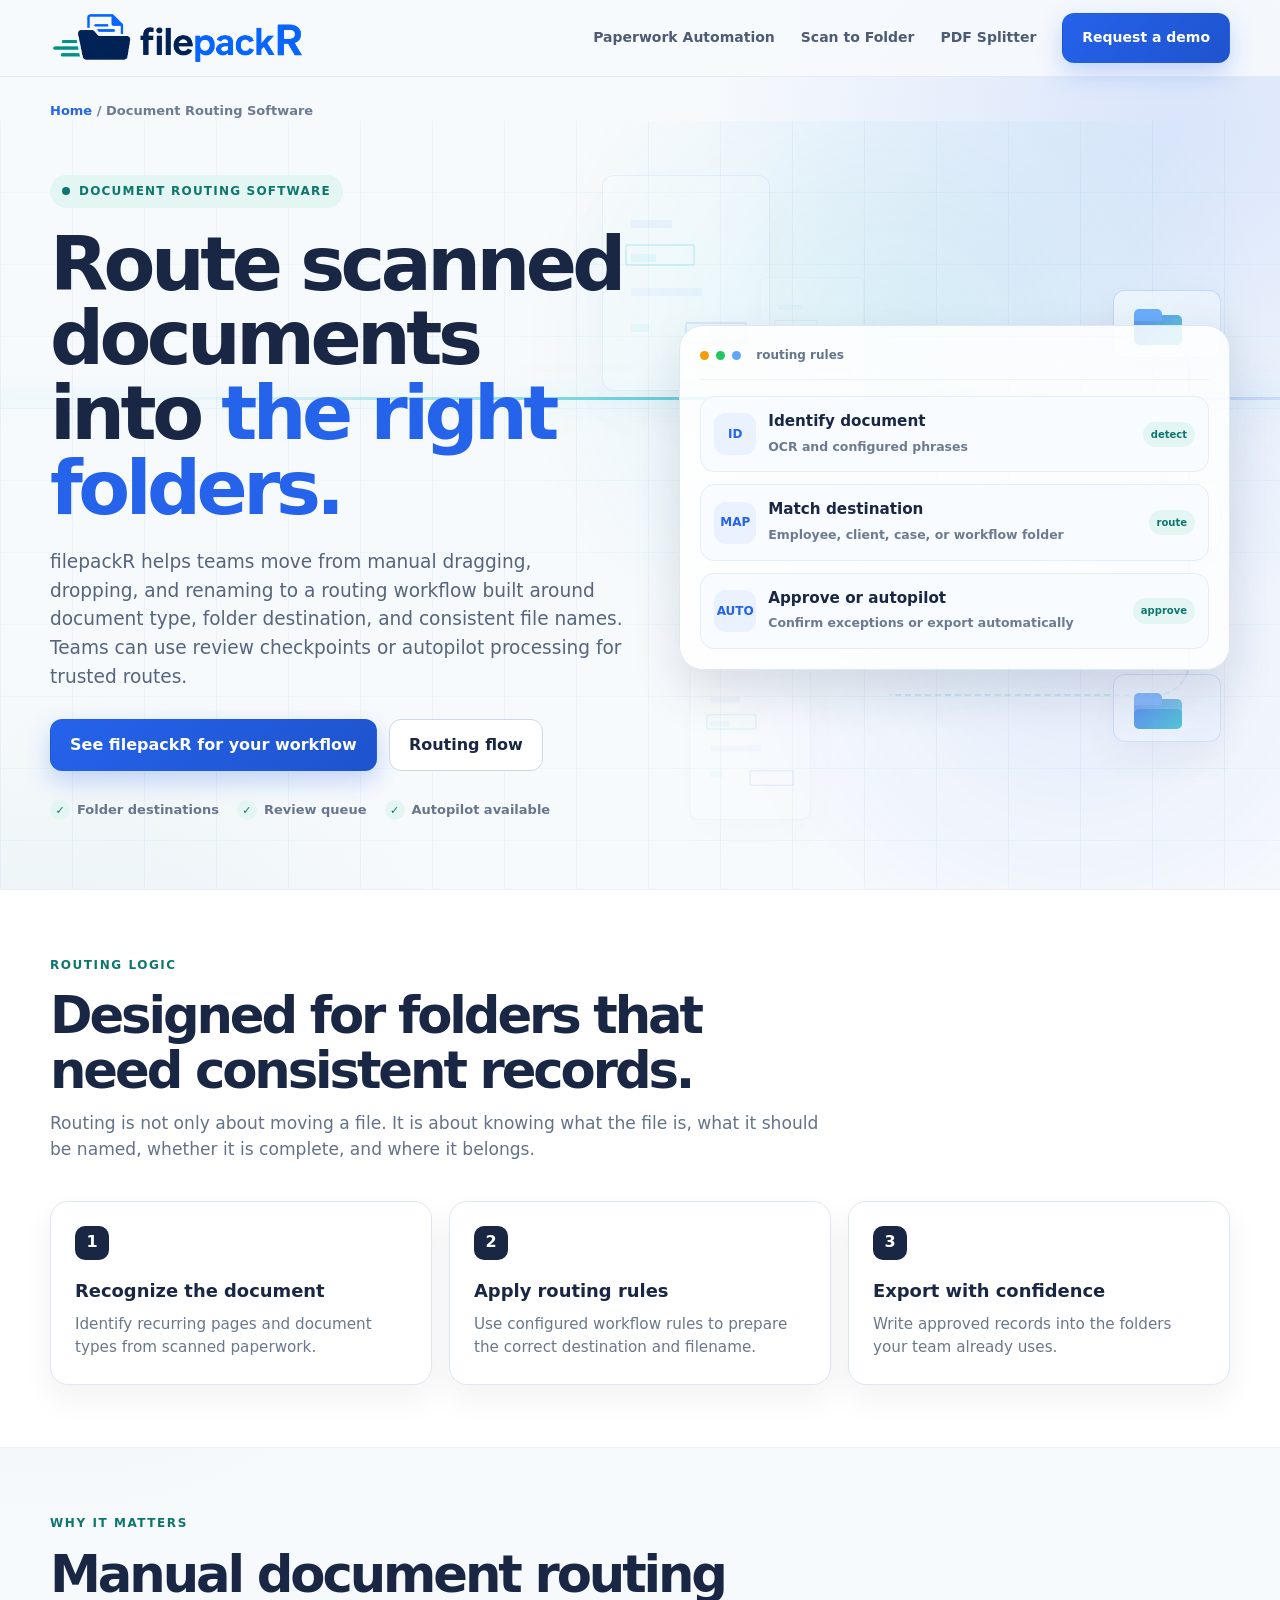
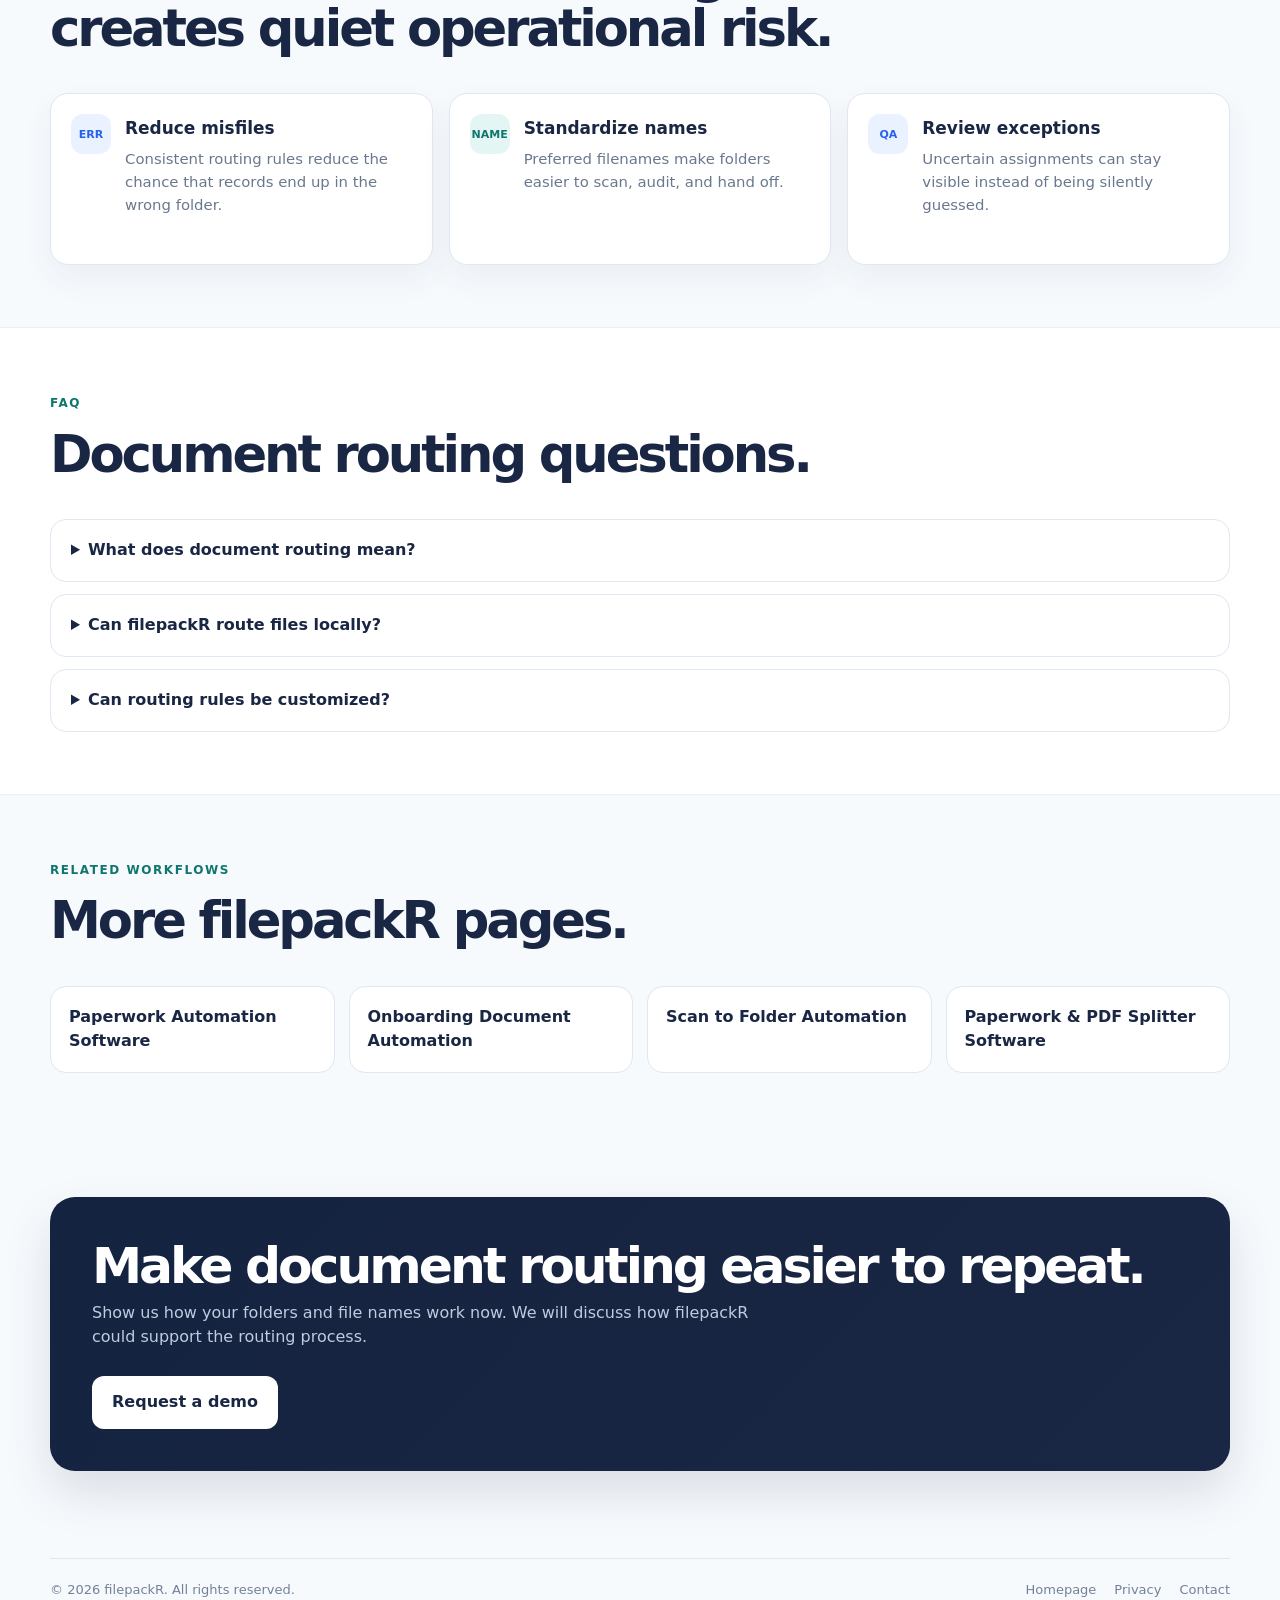
<file: document-routing-software/index.html>
<!DOCTYPE html>
<html lang="en">
<head>
  <meta charset="UTF-8" />
  <meta name="viewport" content="width=device-width, initial-scale=1.0" />
  <title>Document Routing Software for Scanned Business Files | filepackR</title>
  <meta name="description" content="Document routing software that helps teams identify scanned paperwork, apply consistent filenames, review exceptions, route records, and optionally run trusted workflows on autopilot." />
  <meta name="robots" content="index, follow, max-image-preview:large" />
  <link rel="canonical" href="https://filepackr.com/document-routing-software/" />
  <link rel="icon" type="image/svg+xml" href="../assets/favicon.svg" />
  <link rel="apple-touch-icon" href="../assets/filepackr-icon.png" />
  <meta property="og:type" content="website" />
  <meta property="og:url" content="https://filepackr.com/document-routing-software/" />
  <meta property="og:title" content="Document Routing Software | filepackR" />
  <meta property="og:description" content="Route scanned records into the right folders with OCR recognition, review controls, and naming rules." />
  <meta property="og:image" content="https://filepackr.com/assets/filepackr-social-preview.png" />
  <meta name="twitter:card" content="summary_large_image" />
  <meta name="twitter:title" content="Document Routing Software | filepackR" />
  <meta name="twitter:description" content="Identify scanned documents and route final records into the right folders." />
  <meta name="twitter:image" content="https://filepackr.com/assets/filepackr-social-preview.png" />
  <script type="application/ld+json">{"@context":"https://schema.org","@graph":[{"@type":"BreadcrumbList","@id":"https://filepackr.com/document-routing-software/#breadcrumb","itemListElement":[{"@type":"ListItem","position":1,"name":"Home","item":"https://filepackr.com/"},{"@type":"ListItem","position":2,"name":"Document Routing Software","item":"https://filepackr.com/document-routing-software/"}]},{"@type":"SoftwareApplication","@id":"https://filepackr.com/document-routing-software/#software","name":"filepackR","applicationCategory":"BusinessApplication","applicationSubCategory":"Document routing software","operatingSystem":"Windows","url":"https://filepackr.com/document-routing-software/","description":"filepackR helps teams route scanned paperwork into correct folders using OCR recognition, configurable rules, review queues, and consistent file naming.","featureList":["Document routing rules","OCR-powered recognition","Folder destination mapping","Exception review","Consistent filenames","Local Windows processing"]},{"@type":"FAQPage","@id":"https://filepackr.com/document-routing-software/#faq","mainEntity":[{"@type":"Question","name":"What is document routing software?","acceptedAnswer":{"@type":"Answer","text":"Document routing software helps move documents into the right destination based on document type, workflow rules, folder structure, and review decisions."}},{"@type":"Question","name":"Can filepackR route scanned paperwork?","acceptedAnswer":{"@type":"Answer","text":"Yes. filepackR is designed to identify scanned pages, prepare organized output files, and route those files into the correct destination folders after review."}},{"@type":"Question","name":"Does filepackR support human review?","acceptedAnswer":{"@type":"Answer","text":"Yes. Staff can review suggested assignments, filenames, grouping, and exceptions before final files are written."}}]}]}</script>
  <script async src="https://www.googletagmanager.com/gtag/js?id=G-WD8PKJ6Q10"></script>
  <script>window.dataLayer=window.dataLayer||[];function gtag(){dataLayer.push(arguments);}gtag("js",new Date());gtag("config","G-WD8PKJ6Q10");window.trackFilepackREvent=function(name,params){gtag("event",name,params||{});};</script>
  <link rel="stylesheet" href="../assets/seo-landing.css" />
</head>
<body>
  <nav class="nav"><div class="container nav-inner"><a class="brand" href="../"><img src="../assets/filepackr-logo.png" width="255" height="58" alt="filepackR"></a><div class="nav-links"><a href="../paperwork-automation-software/">Paperwork Automation</a><a href="../scan-to-folder-automation/">Scan to Folder</a><a href="../pdf-splitter-software/">PDF Splitter</a><button class="button button-primary demo-trigger" type="button" data-source="Document routing page nav">Request a demo</button></div></div></nav>
  <main>
    <div class="container breadcrumb"><a href="../">Home</a> / Document Routing Software</div>
    <section class="hero"><div class="scan-hero-bg" aria-hidden="true"><span class="scan-doc one"></span><span class="scan-doc two"></span><span class="scan-doc three"></span><span class="scan-route"></span><span class="scan-folder a"></span><span class="scan-folder b"></span><span class="scan-folder c"></span></div><div class="container hero-grid"><div><span class="eyebrow">Document routing software</span><h1>Route scanned documents into <span>the right folders.</span></h1><p class="hero-copy">filepackR helps teams move from manual dragging, dropping, and renaming to a routing workflow built around document type, folder destination, and consistent file names. Teams can use review checkpoints or autopilot processing for trusted routes.</p><div class="hero-actions"><button class="button button-primary demo-trigger" type="button" data-source="Document routing hero">See filepackR for your workflow</button><a class="button button-secondary" href="#routing">Routing flow</a></div><div class="proof"><span><i>✓</i> Folder destinations</span><span><i>✓</i> Review queue</span><span><i>✓</i> Autopilot available</span></div></div><div class="workflow-card"><div class="window-bar"><span class="window-dot"></span><span class="window-dot"></span><span class="window-dot"></span><span class="window-title">routing rules</span></div><div class="workflow-list"><div class="workflow-row"><span class="workflow-icon">ID</span><div><strong>Identify document</strong><small>OCR and configured phrases</small></div><span class="workflow-pill">detect</span></div><div class="workflow-row"><span class="workflow-icon">MAP</span><div><strong>Match destination</strong><small>Employee, client, case, or workflow folder</small></div><span class="workflow-pill">route</span></div><div class="workflow-row"><span class="workflow-icon">AUTO</span><div><strong>Approve or autopilot</strong><small>Confirm exceptions or export automatically</small></div><span class="workflow-pill">approve</span></div></div></div></div></section>
    <section class="section section-alt" id="routing"><div class="container"><div class="section-head"><span class="kicker">Routing logic</span><h2>Designed for folders that need consistent records.</h2><p>Routing is not only about moving a file. It is about knowing what the file is, what it should be named, whether it is complete, and where it belongs.</p></div><div class="steps"><article class="step"><div class="step-number">1</div><h3>Recognize the document</h3><p>Identify recurring pages and document types from scanned paperwork.</p></article><article class="step"><div class="step-number">2</div><h3>Apply routing rules</h3><p>Use configured workflow rules to prepare the correct destination and filename.</p></article><article class="step"><div class="step-number">3</div><h3>Export with confidence</h3><p>Write approved records into the folders your team already uses.</p></article></div></div></section>
    <section class="section"><div class="container"><div class="section-head"><span class="kicker">Why it matters</span><h2>Manual document routing creates quiet operational risk.</h2></div><div class="features"><article class="feature"><span class="feature-icon">ERR</span><h3>Reduce misfiles</h3><p>Consistent routing rules reduce the chance that records end up in the wrong folder.</p></article><article class="feature"><span class="feature-icon teal">NAME</span><h3>Standardize names</h3><p>Preferred filenames make folders easier to scan, audit, and hand off.</p></article><article class="feature"><span class="feature-icon">QA</span><h3>Review exceptions</h3><p>Uncertain assignments can stay visible instead of being silently guessed.</p></article></div></div></section>
    <section class="section section-alt" id="faq"><div class="container"><div class="section-head"><span class="kicker">FAQ</span><h2>Document routing questions.</h2></div><div class="faq-list"><details><summary>What does document routing mean?</summary><p>It means identifying a document, preparing the right output file, and sending it to the correct destination folder or workflow.</p></details><details><summary>Can filepackR route files locally?</summary><p>Yes. The core review and routing workflow is designed for local Windows processing and existing folder structures.</p></details><details><summary>Can routing rules be customized?</summary><p>Yes. filepackR can be configured around recurring document types, destinations, filenames, and review expectations.</p></details></div></div></section>
    <section class="section"><div class="container"><div class="section-head"><span class="kicker">Related workflows</span><h2>More filepackR pages.</h2></div><div class="related-grid"><a class="related-card" href="../paperwork-automation-software/">Paperwork Automation Software</a><a class="related-card" href="../onboarding-document-automation/">Onboarding Document Automation</a><a class="related-card" href="../scan-to-folder-automation/">Scan to Folder Automation</a><a class="related-card" href="../pdf-splitter-software/">Paperwork & PDF Splitter Software</a></div></div></section>
    <section class="cta"><div class="container cta-box"><div><h2>Make document routing easier to repeat.</h2><p>Show us how your folders and file names work now. We will discuss how filepackR could support the routing process.</p></div><button class="button button-primary demo-trigger" type="button" data-source="Document routing CTA">Request a demo</button></div></section>
  </main>
  <footer><div class="container footer-inner"><span>&copy; <span id="year"></span> filepackR. All rights reserved.</span><div class="footer-links"><a href="../">Homepage</a><a href="../privacy.html">Privacy</a><a href="mailto:steve@stevethibault.com">Contact</a></div></div></footer>
  <div class="demo-modal" id="demoModal" hidden aria-hidden="true" role="dialog" aria-modal="true" aria-labelledby="demoModalTitle"><div class="demo-modal-card"><div class="demo-modal-header"><div><span class="kicker">Request a demo</span><h2 id="demoModalTitle">See how filepackR can organize your scanned paperwork.</h2><p>Tell us about the paper stacks and scanned files your team processes. We will follow up to discuss your workflow and whether filepackR is a good fit.</p></div><button class="demo-close" type="button" aria-label="Close demo request form">&times;</button></div><form class="demo-form" id="demoRequestForm"><input type="hidden" name="Page source" id="demoSource" value="Document Routing Software page" /><input class="honeypot" type="text" name="_honey" tabindex="-1" autocomplete="off" aria-hidden="true" /><div class="form-grid"><div class="form-field"><label for="firstName">First name *</label><input id="firstName" name="First name" type="text" autocomplete="given-name" required /></div><div class="form-field"><label for="lastName">Last name *</label><input id="lastName" name="Last name" type="text" autocomplete="family-name" required /></div><div class="form-field"><label for="workEmail">Work email *</label><input id="workEmail" name="email" type="email" autocomplete="email" required /></div><div class="form-field"><label for="phone">Phone number</label><input id="phone" name="Phone number" type="tel" autocomplete="tel" /></div><div class="form-field"><label for="businessName">Business or organization *</label><input id="businessName" name="Business or organization" type="text" autocomplete="organization" required /></div><div class="form-field"><label for="packetVolume">Paper stacks processed per month</label><select id="packetVolume" name="Approximate monthly paper stack volume"><option value="">Select one</option><option>Fewer than 25</option><option>25-100</option><option>101-500</option><option>More than 500</option><option>Not sure</option></select></div><div class="form-field full"><label for="needs">What types of paperwork do you process? *</label><textarea id="needs" name="Description of needs" required placeholder="Describe the documents in a typical paper stack, how you scan and sort them today, and where the finished files need to go."></textarea></div></div><button class="details-toggle" id="detailsToggle" type="button" aria-expanded="false" aria-controls="optionalDetails"><span>+</span> Add more details</button><div class="optional-details" id="optionalDetails" hidden><div class="form-grid"><div class="form-field"><label for="businessType">Business type</label><select id="businessType" name="Business type"><option value="">Select one</option><option>Home healthcare</option><option>Healthcare staffing</option><option>Human resources</option><option>Credentialing</option><option>Social services</option><option>Education</option><option>Property management</option><option>Legal or administrative services</option><option>Insurance</option><option>Other</option></select></div><div class="form-field"><label for="biggestChallenge">Biggest challenge</label><select id="biggestChallenge" name="Biggest challenge"><option value="">Select one</option><option>Manual paperwork sorting</option><option>Document recognition</option><option>Keeping multi-page forms together</option><option>Inconsistent filenames</option><option>Missing paperwork</option><option>Poor scan quality</option><option>Folder routing</option><option>Other</option></select></div></div></div><p class="form-status" id="formStatus" aria-live="polite"></p><div class="form-actions"><p class="form-note">Your information will only be used to respond to your inquiry. If your email app does not open, email <a class="direct-email" href="mailto:steve@stevethibault.com?subject=filepackR%20inquiry">steve@stevethibault.com</a>.</p><button class="button button-primary" type="submit">Submit demo request</button></div></form></div></div>
  <script src="../assets/seo-landing.js"></script>
</body>
</html>
</file>
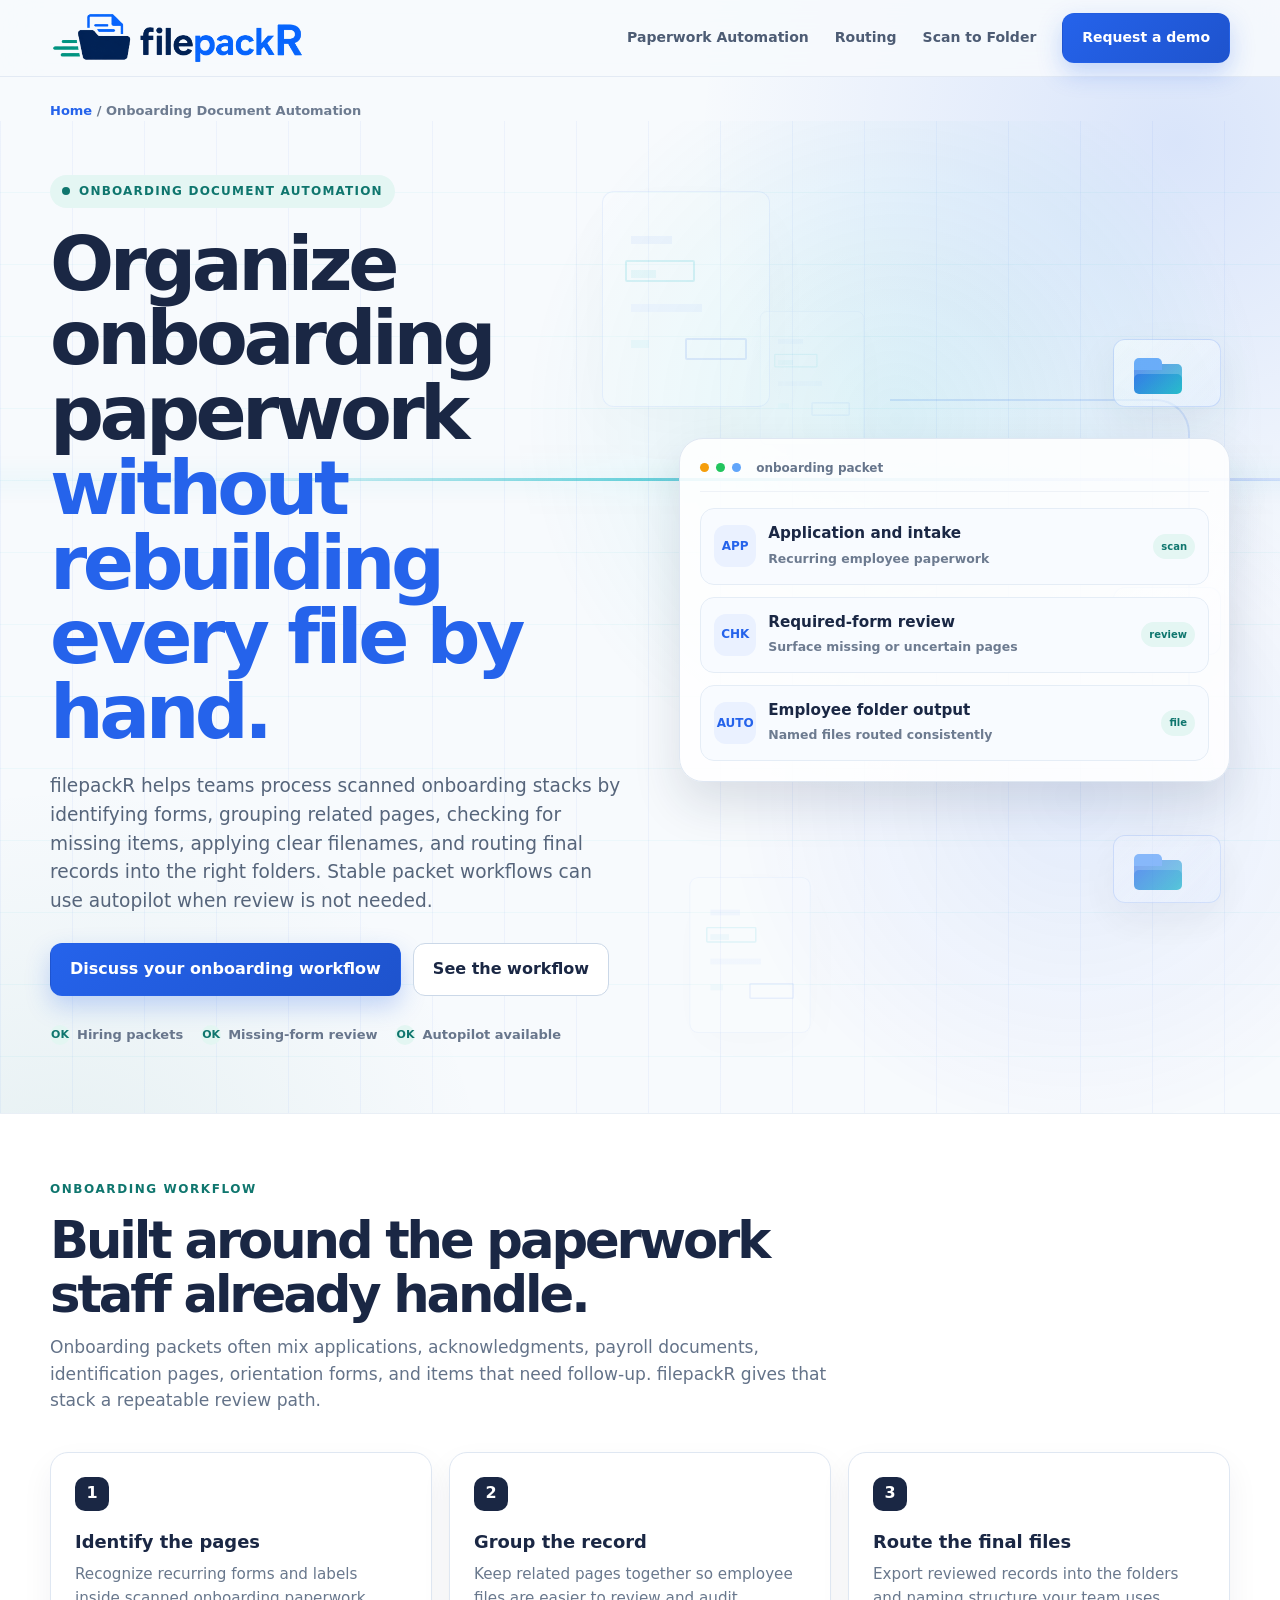
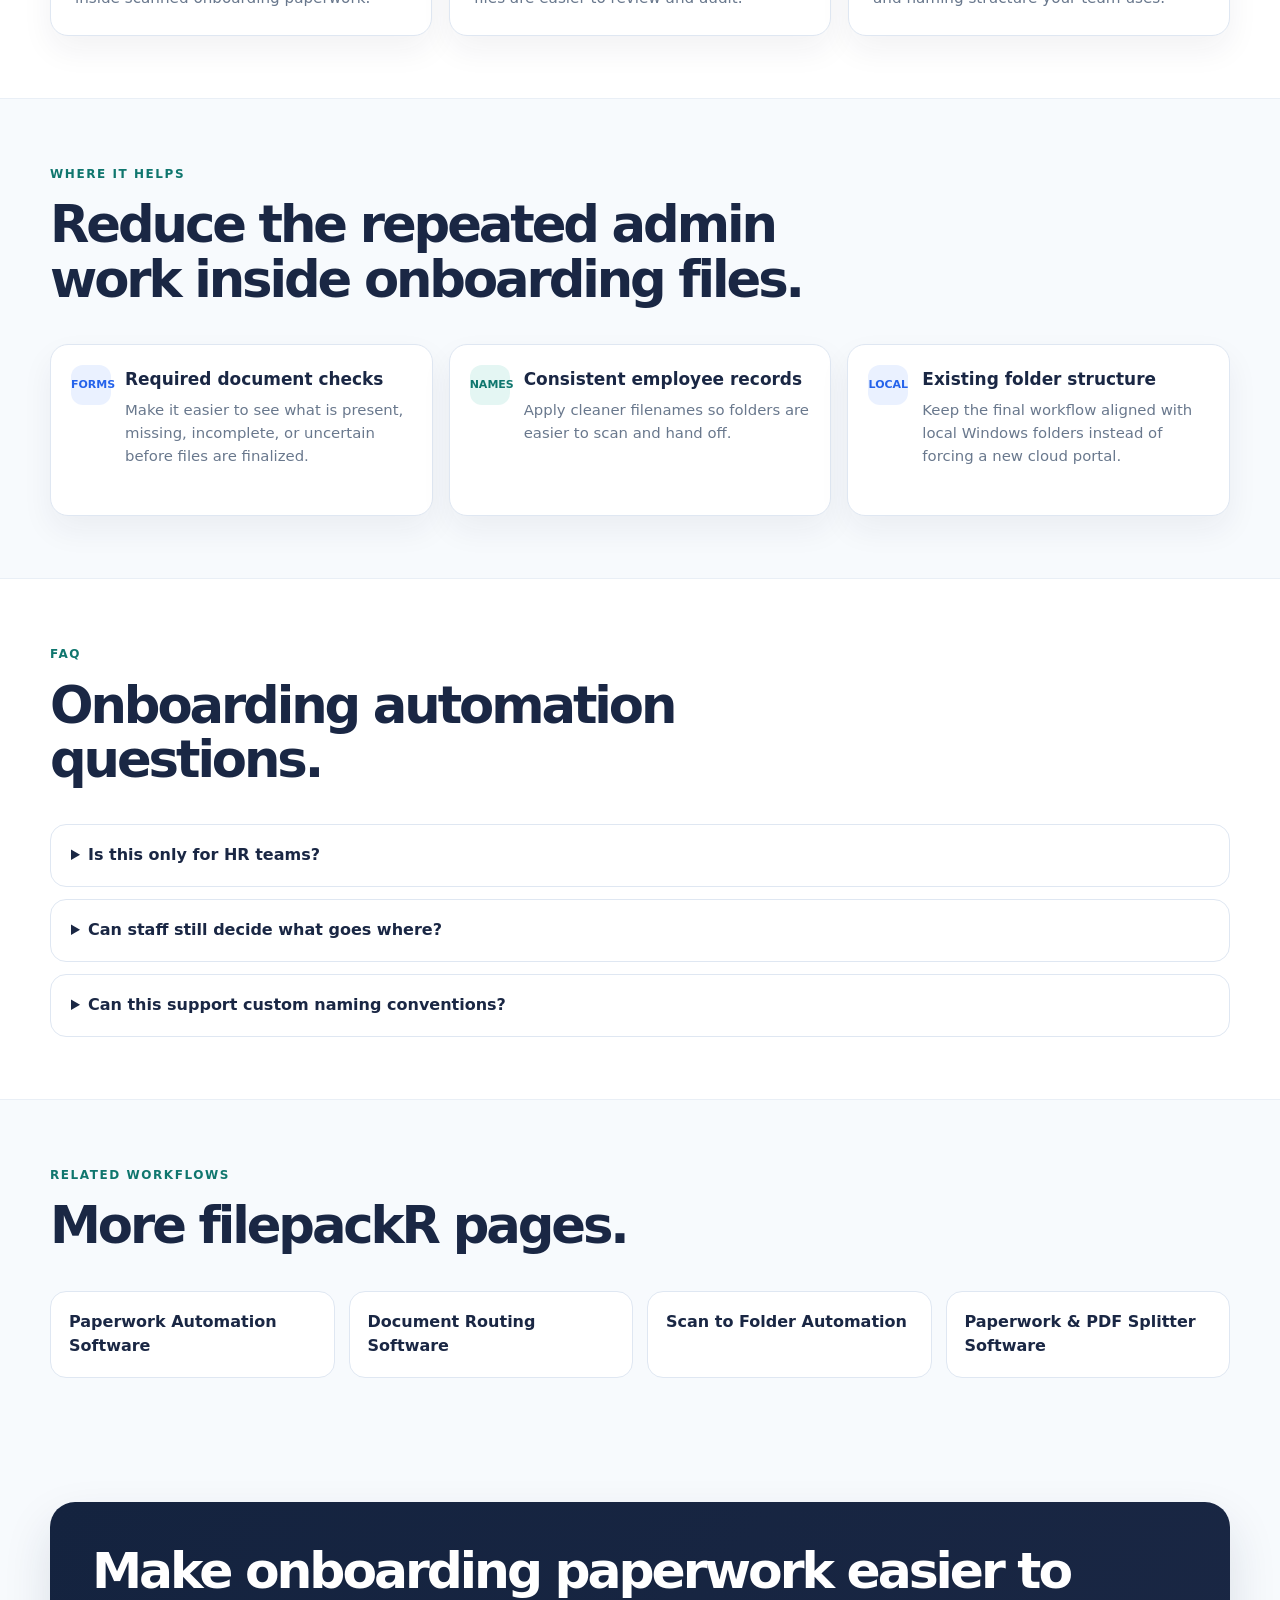
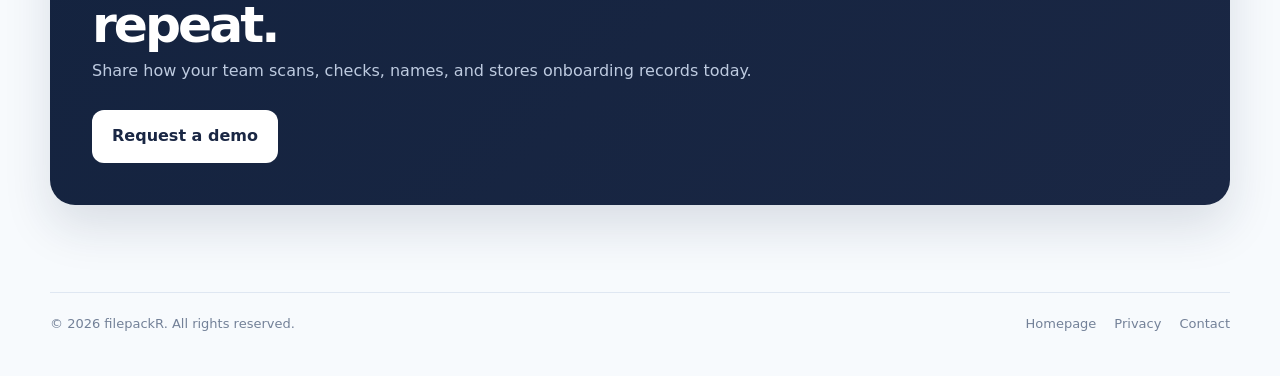
<file: onboarding-document-automation/index.html>
<!DOCTYPE html>
<html lang="en">
<head>
  <meta charset="UTF-8" />
  <meta name="viewport" content="width=device-width, initial-scale=1.0" />
  <title>Onboarding Document Automation for Paperwork Workflows | filepackR</title>
  <meta name="description" content="Onboarding document automation for teams that scan hiring paperwork, identify forms, group records, check missing items, route employee files, and optionally use autopilot." />
  <meta name="robots" content="index, follow, max-image-preview:large" />
  <link rel="canonical" href="https://filepackr.com/onboarding-document-automation/" />
  <link rel="icon" type="image/svg+xml" href="../assets/favicon.svg" />
  <link rel="apple-touch-icon" href="../assets/filepackr-icon.png" />
  <meta property="og:type" content="website" />
  <meta property="og:url" content="https://filepackr.com/onboarding-document-automation/" />
  <meta property="og:title" content="Onboarding Document Automation | filepackR" />
  <meta property="og:description" content="Organize scanned onboarding paperwork into routed employee files, with optional autopilot processing." />
  <meta property="og:image" content="https://filepackr.com/assets/filepackr-social-preview.png" />
  <meta name="twitter:card" content="summary_large_image" />
  <meta name="twitter:title" content="Onboarding Document Automation | filepackR" />
  <meta name="twitter:description" content="Identify, group, check, name, and route onboarding documents after scanning." />
  <meta name="twitter:image" content="https://filepackr.com/assets/filepackr-social-preview.png" />
  <script type="application/ld+json">{"@context":"https://schema.org","@graph":[{"@type":"BreadcrumbList","@id":"https://filepackr.com/onboarding-document-automation/#breadcrumb","itemListElement":[{"@type":"ListItem","position":1,"name":"Home","item":"https://filepackr.com/"},{"@type":"ListItem","position":2,"name":"Onboarding Document Automation","item":"https://filepackr.com/onboarding-document-automation/"}]},{"@type":"SoftwareApplication","@id":"https://filepackr.com/onboarding-document-automation/#software","name":"filepackR","applicationCategory":"BusinessApplication","applicationSubCategory":"Onboarding document automation","operatingSystem":"Windows","url":"https://filepackr.com/onboarding-document-automation/","description":"filepackR helps teams organize scanned onboarding paperwork into named, checked, and routed employee document sets.","featureList":["Onboarding packet recognition","Employee file organization","Missing document review","Consistent naming","Folder routing","Local Windows processing"]},{"@type":"FAQPage","@id":"https://filepackr.com/onboarding-document-automation/#faq","mainEntity":[{"@type":"Question","name":"What onboarding paperwork can filepackR help organize?","acceptedAnswer":{"@type":"Answer","text":"filepackR can support recurring scanned onboarding documents such as applications, acknowledgments, payroll forms, identification pages, orientation records, and other employee paperwork."}},{"@type":"Question","name":"Does filepackR replace human review?","acceptedAnswer":{"@type":"Answer","text":"No. filepackR is designed to reduce repetitive sorting and naming work while keeping staff in control of review, exceptions, and final approval."}},{"@type":"Question","name":"Can filepackR help with missing forms?","acceptedAnswer":{"@type":"Answer","text":"Yes. Workflows can be configured to make missing or uncertain documents easier to see before files are finalized."}}]}]}</script>
  <script async src="https://www.googletagmanager.com/gtag/js?id=G-WD8PKJ6Q10"></script>
  <script>window.dataLayer=window.dataLayer||[];function gtag(){dataLayer.push(arguments);}gtag("js",new Date());gtag("config","G-WD8PKJ6Q10");</script>
  <link rel="stylesheet" href="../assets/seo-landing.css" />
</head>
<body>
  <nav class="nav"><div class="container nav-inner"><a class="brand" href="../"><img src="../assets/filepackr-logo.png" width="255" height="58" alt="filepackR"></a><div class="nav-links"><a href="../paperwork-automation-software/">Paperwork Automation</a><a href="../document-routing-software/">Routing</a><a href="../scan-to-folder-automation/">Scan to Folder</a><a class="button button-primary" href="../#contact">Request a demo</a></div></div></nav>
  <main>
    <div class="container breadcrumb"><a href="../">Home</a> / Onboarding Document Automation</div>
    <section class="hero"><div class="scan-hero-bg" aria-hidden="true"><span class="scan-doc one"></span><span class="scan-doc two"></span><span class="scan-doc three"></span><span class="scan-route"></span><span class="scan-folder a"></span><span class="scan-folder b"></span><span class="scan-folder c"></span></div><div class="container hero-grid"><div><span class="eyebrow">Onboarding document automation</span><h1>Organize onboarding paperwork <span>without rebuilding every file by hand.</span></h1><p class="hero-copy">filepackR helps teams process scanned onboarding stacks by identifying forms, grouping related pages, checking for missing items, applying clear filenames, and routing final records into the right folders. Stable packet workflows can use autopilot when review is not needed.</p><div class="hero-actions"><a class="button button-primary" href="../#contact">Discuss your onboarding workflow</a><a class="button button-secondary" href="#workflow">See the workflow</a></div><div class="proof"><span><i>OK</i> Hiring packets</span><span><i>OK</i> Missing-form review</span><span><i>OK</i> Autopilot available</span></div></div><div class="workflow-card"><div class="window-bar"><span class="window-dot"></span><span class="window-dot"></span><span class="window-dot"></span><span class="window-title">onboarding packet</span></div><div class="workflow-list"><div class="workflow-row"><span class="workflow-icon">APP</span><div><strong>Application and intake</strong><small>Recurring employee paperwork</small></div><span class="workflow-pill">scan</span></div><div class="workflow-row"><span class="workflow-icon">CHK</span><div><strong>Required-form review</strong><small>Surface missing or uncertain pages</small></div><span class="workflow-pill">review</span></div><div class="workflow-row"><span class="workflow-icon">AUTO</span><div><strong>Employee folder output</strong><small>Named files routed consistently</small></div><span class="workflow-pill">file</span></div></div></div></div></section>
    <section class="section section-alt" id="workflow"><div class="container"><div class="section-head"><span class="kicker">Onboarding workflow</span><h2>Built around the paperwork staff already handle.</h2><p>Onboarding packets often mix applications, acknowledgments, payroll documents, identification pages, orientation forms, and items that need follow-up. filepackR gives that stack a repeatable review path.</p></div><div class="steps"><article class="step"><div class="step-number">1</div><h3>Identify the pages</h3><p>Recognize recurring forms and labels inside scanned onboarding paperwork.</p></article><article class="step"><div class="step-number">2</div><h3>Group the record</h3><p>Keep related pages together so employee files are easier to review and audit.</p></article><article class="step"><div class="step-number">3</div><h3>Route the final files</h3><p>Export reviewed records into the folders and naming structure your team uses.</p></article></div></div></section>
    <section class="section"><div class="container"><div class="section-head"><span class="kicker">Where it helps</span><h2>Reduce the repeated admin work inside onboarding files.</h2></div><div class="features"><article class="feature"><span class="feature-icon">FORMS</span><h3>Required document checks</h3><p>Make it easier to see what is present, missing, incomplete, or uncertain before files are finalized.</p></article><article class="feature"><span class="feature-icon teal">NAMES</span><h3>Consistent employee records</h3><p>Apply cleaner filenames so folders are easier to scan and hand off.</p></article><article class="feature"><span class="feature-icon">LOCAL</span><h3>Existing folder structure</h3><p>Keep the final workflow aligned with local Windows folders instead of forcing a new cloud portal.</p></article></div></div></section>
    <section class="section section-alt" id="faq"><div class="container"><div class="section-head"><span class="kicker">FAQ</span><h2>Onboarding automation questions.</h2></div><div class="faq-list"><details><summary>Is this only for HR teams?</summary><p>No. The same model can support any team that repeatedly scans intake packets, personnel documents, credentialing files, or compliance records.</p></details><details><summary>Can staff still decide what goes where?</summary><p>Yes. The goal is to reduce repetitive handling while keeping staff involved in exception review and final approval.</p></details><details><summary>Can this support custom naming conventions?</summary><p>Yes. The workflow can be shaped around your preferred document names, employee folder structure, and review rules.</p></details></div></div></section>
    <section class="section"><div class="container"><div class="section-head"><span class="kicker">Related workflows</span><h2>More filepackR pages.</h2></div><div class="related-grid"><a class="related-card" href="../paperwork-automation-software/">Paperwork Automation Software</a><a class="related-card" href="../document-routing-software/">Document Routing Software</a><a class="related-card" href="../scan-to-folder-automation/">Scan to Folder Automation</a><a class="related-card" href="../pdf-splitter-software/">Paperwork & PDF Splitter Software</a></div></div></section>
    <section class="cta"><div class="container cta-box"><div><h2>Make onboarding paperwork easier to repeat.</h2><p>Share how your team scans, checks, names, and stores onboarding records today.</p></div><a class="button button-primary" href="../#contact">Request a demo</a></div></section>
  </main>
  <footer><div class="container footer-inner"><span>&copy; <span id="year"></span> filepackR. All rights reserved.</span><div class="footer-links"><a href="../">Homepage</a><a href="../privacy.html">Privacy</a><a href="mailto:steve@stevethibault.com">Contact</a></div></div></footer>
  <script>var year=document.getElementById("year");if(year)year.textContent=new Date().getFullYear();</script>
</body>
</html>
</file>
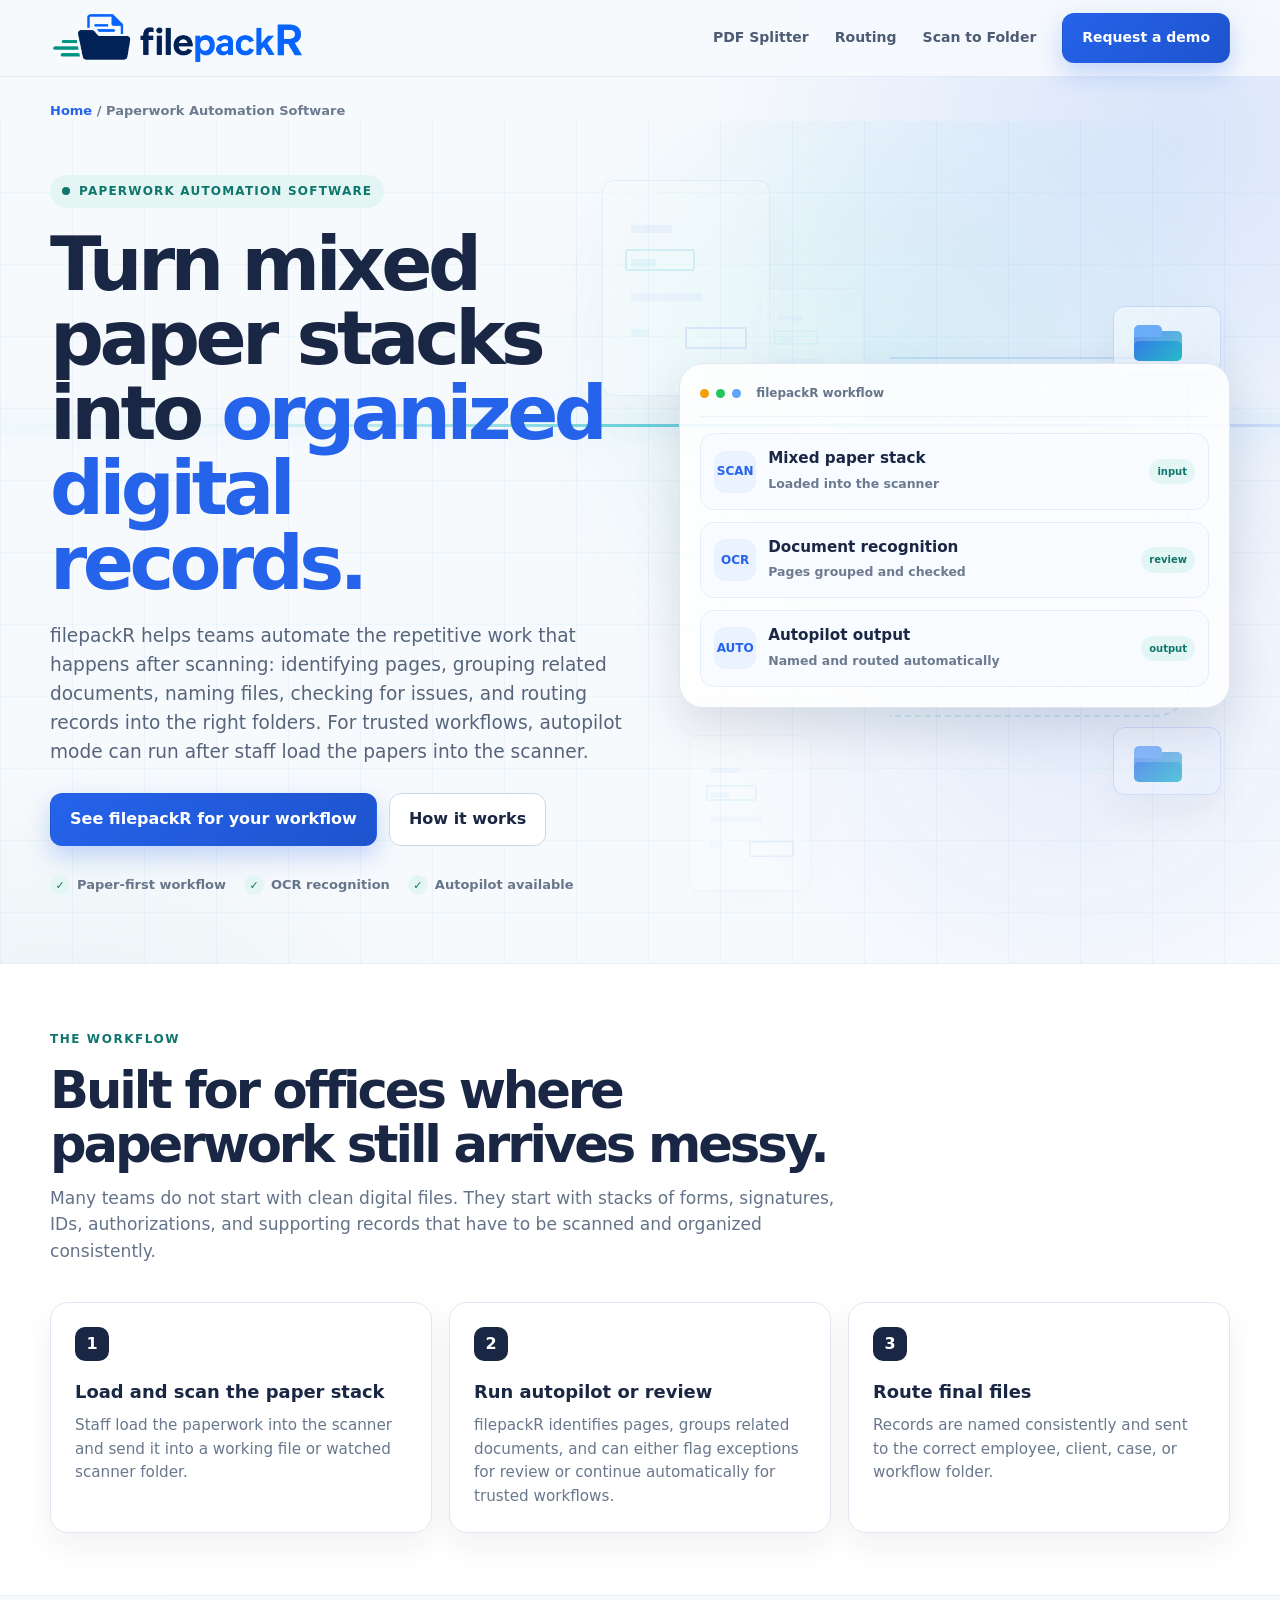
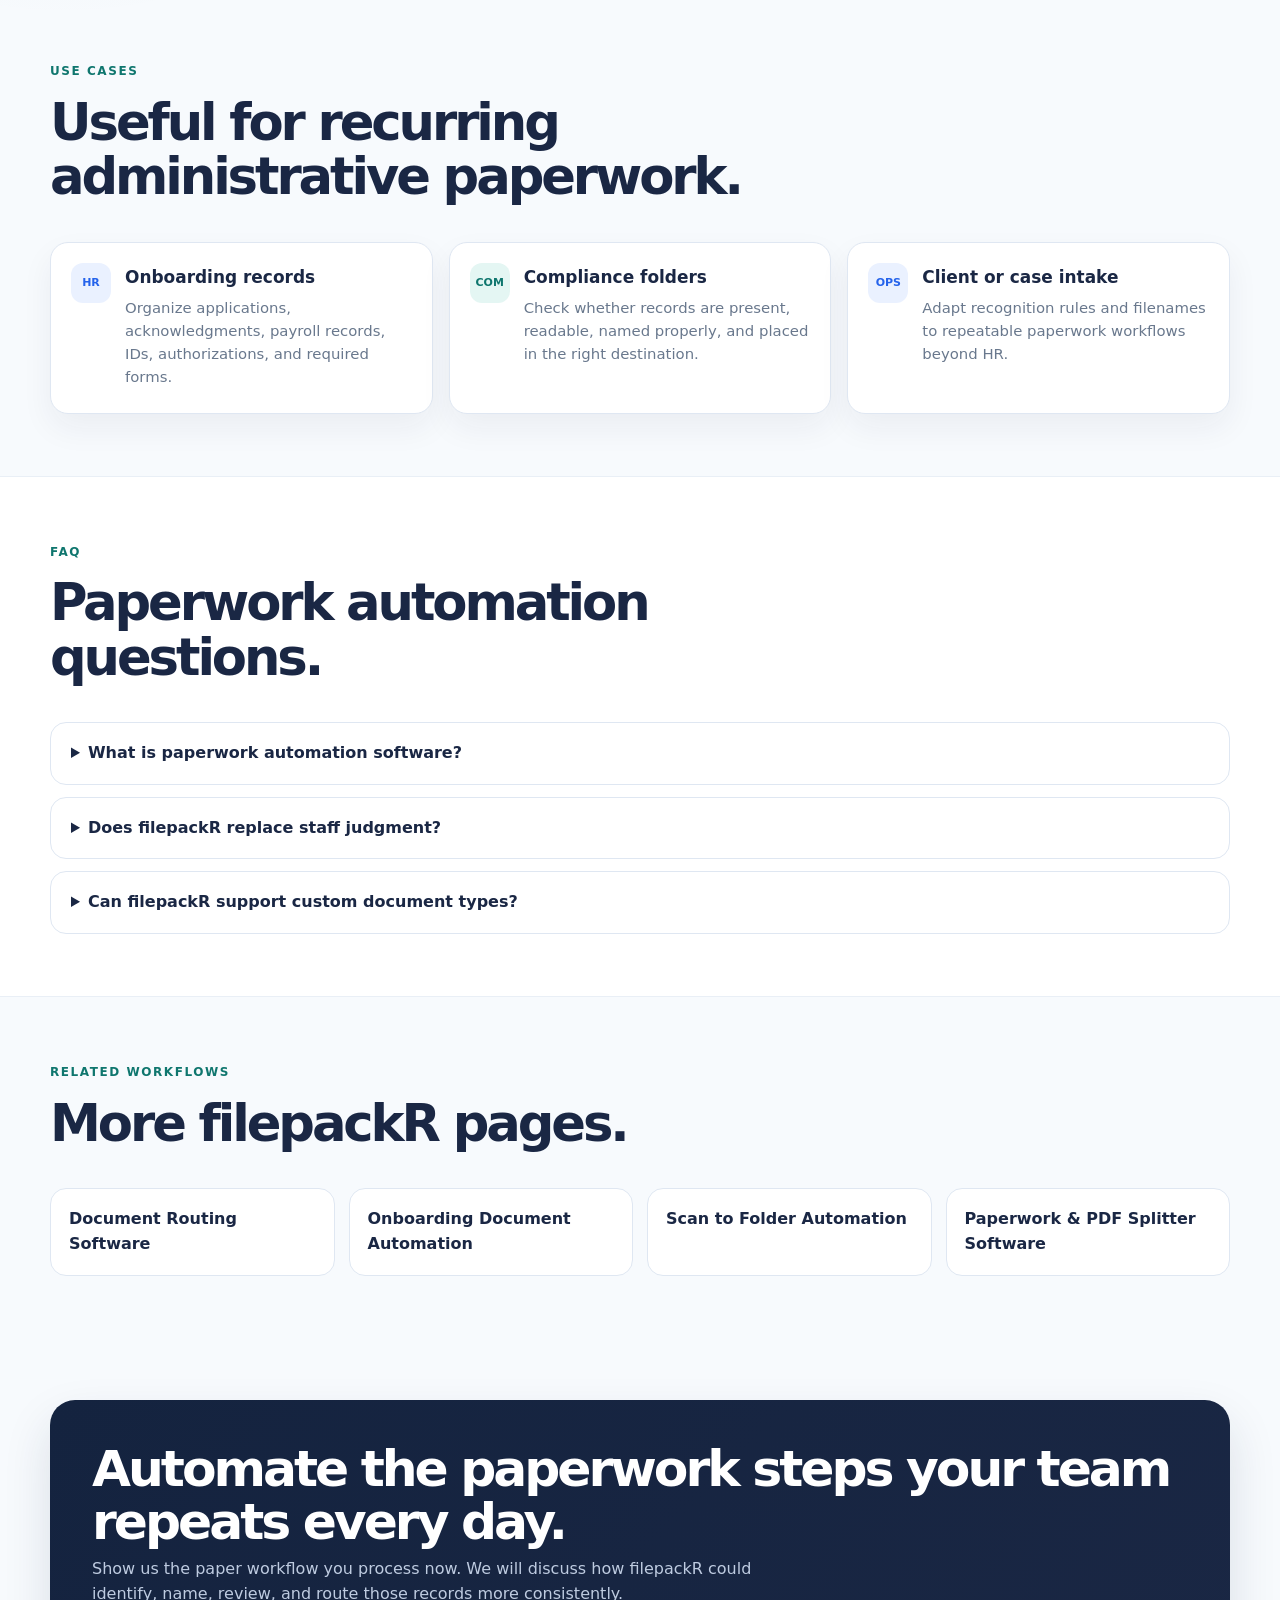
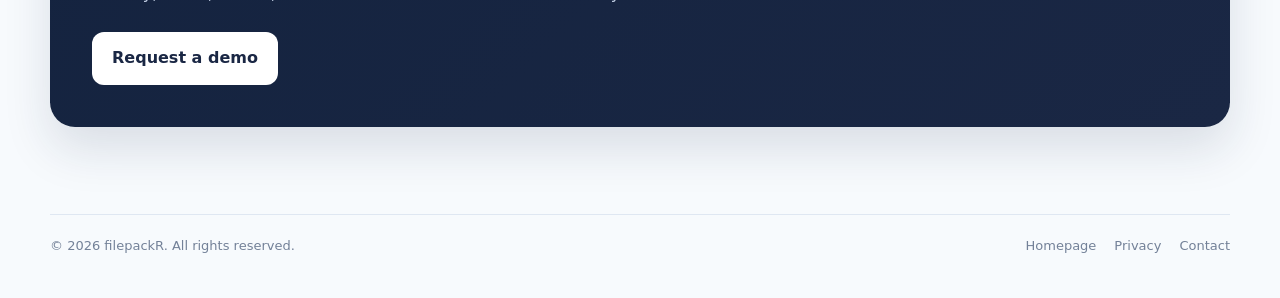
<file: paperwork-automation-software/index.html>
<!DOCTYPE html>
<html lang="en">
<head>
  <meta charset="UTF-8" />
  <meta name="viewport" content="width=device-width, initial-scale=1.0" />
  <title>Paperwork Automation Software for Scanned Documents | filepackR</title>
  <meta name="description" content="Paperwork automation software for teams that scan mixed paper stacks, identify pages, name files, route documents, and optionally run configured workflows on autopilot." />
  <meta name="robots" content="index, follow, max-image-preview:large" />
  <link rel="canonical" href="https://filepackr.com/paperwork-automation-software/" />
  <link rel="icon" type="image/svg+xml" href="../assets/favicon.svg" />
  <link rel="apple-touch-icon" href="../assets/filepackr-icon.png" />
  <meta property="og:type" content="website" />
  <meta property="og:url" content="https://filepackr.com/paperwork-automation-software/" />
  <meta property="og:title" content="Paperwork Automation Software | filepackR" />
  <meta property="og:description" content="Turn recurring paper stacks into organized, named, routed digital records, with optional autopilot processing." />
  <meta property="og:image" content="https://filepackr.com/assets/filepackr-social-preview.png" />
  <meta name="twitter:card" content="summary_large_image" />
  <meta name="twitter:title" content="Paperwork Automation Software | filepackR" />
  <meta name="twitter:description" content="Automate the repetitive work after scanning paper: identify, group, name, check, route, and optionally autopilot records." />
  <meta name="twitter:image" content="https://filepackr.com/assets/filepackr-social-preview.png" />
  <script type="application/ld+json">{"@context":"https://schema.org","@graph":[{"@type":"BreadcrumbList","@id":"https://filepackr.com/paperwork-automation-software/#breadcrumb","itemListElement":[{"@type":"ListItem","position":1,"name":"Home","item":"https://filepackr.com/"},{"@type":"ListItem","position":2,"name":"Paperwork Automation Software","item":"https://filepackr.com/paperwork-automation-software/"}]},{"@type":"SoftwareApplication","@id":"https://filepackr.com/paperwork-automation-software/#software","name":"filepackR","applicationCategory":"BusinessApplication","applicationSubCategory":"Paperwork automation software","operatingSystem":"Windows","url":"https://filepackr.com/paperwork-automation-software/","description":"filepackR helps teams turn mixed paper stacks and scanned files into organized, consistently named, routed digital records, with optional autopilot processing for configured workflows.","featureList":["OCR-powered page identification","Paper stack organization","Optional autopilot processing","Consistent file naming","Folder routing","Local Windows processing"]},{"@type":"FAQPage","@id":"https://filepackr.com/paperwork-automation-software/#faq","mainEntity":[{"@type":"Question","name":"What is paperwork automation software?","acceptedAnswer":{"@type":"Answer","text":"Paperwork automation software helps teams reduce repetitive steps after scanning documents, such as identifying pages, grouping related records, naming files, checking for missing items, and routing outputs to the right folders."}},{"@type":"Question","name":"Can filepackR run without human review?","acceptedAnswer":{"@type":"Answer","text":"Yes. For configured workflows, filepackR can run in autopilot mode so staff load papers into the scanner and the software processes, names, and routes the records automatically."}},{"@type":"Question","name":"Does filepackR replace scanning?","acceptedAnswer":{"@type":"Answer","text":"No. Staff still scan the paper. filepackR focuses on the workflow after scanning: recognition, optional review or autopilot processing, naming, routing, and folder checks."}},{"@type":"Question","name":"Is filepackR for paper-heavy offices?","acceptedAnswer":{"@type":"Answer","text":"Yes. filepackR is designed for recurring paper-heavy workflows such as onboarding, compliance records, credentialing, client intake, and other administrative document processes."}}]}]}</script>
  <script async src="https://www.googletagmanager.com/gtag/js?id=G-WD8PKJ6Q10"></script>
  <script>window.dataLayer=window.dataLayer||[];function gtag(){dataLayer.push(arguments);}gtag("js",new Date());gtag("config","G-WD8PKJ6Q10");window.trackFilepackREvent=function(name,params){gtag("event",name,params||{});};</script>
  <link rel="stylesheet" href="../assets/seo-landing.css" />
</head>
<body>
  <nav class="nav"><div class="container nav-inner"><a class="brand" href="../"><img src="../assets/filepackr-logo.png" width="255" height="58" alt="filepackR"></a><div class="nav-links"><a href="../pdf-splitter-software/">PDF Splitter</a><a href="../document-routing-software/">Routing</a><a href="../scan-to-folder-automation/">Scan to Folder</a><button class="button button-primary demo-trigger" type="button" data-source="Paperwork automation page nav">Request a demo</button></div></div></nav>
  <main>
    <div class="container breadcrumb"><a href="../">Home</a> / Paperwork Automation Software</div>
    <section class="hero"><div class="scan-hero-bg" aria-hidden="true"><span class="scan-doc one"></span><span class="scan-doc two"></span><span class="scan-doc three"></span><span class="scan-route"></span><span class="scan-folder a"></span><span class="scan-folder b"></span><span class="scan-folder c"></span></div><div class="container hero-grid"><div><span class="eyebrow">Paperwork automation software</span><h1>Turn mixed paper stacks into <span>organized digital records.</span></h1><p class="hero-copy">filepackR helps teams automate the repetitive work that happens after scanning: identifying pages, grouping related documents, naming files, checking for issues, and routing records into the right folders. For trusted workflows, autopilot mode can run after staff load the papers into the scanner.</p><div class="hero-actions"><button class="button button-primary demo-trigger" type="button" data-source="Paperwork automation hero">See filepackR for your workflow</button><a class="button button-secondary" href="#how-it-works">How it works</a></div><div class="proof"><span><i>✓</i> Paper-first workflow</span><span><i>✓</i> OCR recognition</span><span><i>✓</i> Autopilot available</span></div></div><div class="workflow-card"><div class="window-bar"><span class="window-dot"></span><span class="window-dot"></span><span class="window-dot"></span><span class="window-title">filepackR workflow</span></div><div class="workflow-list"><div class="workflow-row"><span class="workflow-icon">SCAN</span><div><strong>Mixed paper stack</strong><small>Loaded into the scanner</small></div><span class="workflow-pill">input</span></div><div class="workflow-row"><span class="workflow-icon">OCR</span><div><strong>Document recognition</strong><small>Pages grouped and checked</small></div><span class="workflow-pill">review</span></div><div class="workflow-row"><span class="workflow-icon">AUTO</span><div><strong>Autopilot output</strong><small>Named and routed automatically</small></div><span class="workflow-pill">output</span></div></div></div></div></section>
    <section class="section section-alt" id="how-it-works"><div class="container"><div class="section-head"><span class="kicker">The workflow</span><h2>Built for offices where paperwork still arrives messy.</h2><p>Many teams do not start with clean digital files. They start with stacks of forms, signatures, IDs, authorizations, and supporting records that have to be scanned and organized consistently.</p></div><div class="steps"><article class="step"><div class="step-number">1</div><h3>Load and scan the paper stack</h3><p>Staff load the paperwork into the scanner and send it into a working file or watched scanner folder.</p></article><article class="step"><div class="step-number">2</div><h3>Run autopilot or review</h3><p>filepackR identifies pages, groups related documents, and can either flag exceptions for review or continue automatically for trusted workflows.</p></article><article class="step"><div class="step-number">3</div><h3>Route final files</h3><p>Records are named consistently and sent to the correct employee, client, case, or workflow folder.</p></article></div></div></section>
    <section class="section"><div class="container"><div class="section-head"><span class="kicker">Use cases</span><h2>Useful for recurring administrative paperwork.</h2></div><div class="features"><article class="feature"><span class="feature-icon">HR</span><h3>Onboarding records</h3><p>Organize applications, acknowledgments, payroll records, IDs, authorizations, and required forms.</p></article><article class="feature"><span class="feature-icon teal">COM</span><h3>Compliance folders</h3><p>Check whether records are present, readable, named properly, and placed in the right destination.</p></article><article class="feature"><span class="feature-icon">OPS</span><h3>Client or case intake</h3><p>Adapt recognition rules and filenames to repeatable paperwork workflows beyond HR.</p></article></div></div></section>
    <section class="section section-alt" id="faq"><div class="container"><div class="section-head"><span class="kicker">FAQ</span><h2>Paperwork automation questions.</h2></div><div class="faq-list"><details><summary>What is paperwork automation software?</summary><p>It reduces repetitive document handling after scanning, including recognition, grouping, naming, routing, and review.</p></details><details><summary>Does filepackR replace staff judgment?</summary><p>No. It prepares suggested outputs and highlights exceptions so staff can review before final files are created.</p></details><details><summary>Can filepackR support custom document types?</summary><p>Yes. Recognition rules, expected documents, filenames, and workflow templates can be configured around the organization.</p></details></div></div></section>
    <section class="section"><div class="container"><div class="section-head"><span class="kicker">Related workflows</span><h2>More filepackR pages.</h2></div><div class="related-grid"><a class="related-card" href="../document-routing-software/">Document Routing Software</a><a class="related-card" href="../onboarding-document-automation/">Onboarding Document Automation</a><a class="related-card" href="../scan-to-folder-automation/">Scan to Folder Automation</a><a class="related-card" href="../pdf-splitter-software/">Paperwork & PDF Splitter Software</a></div></div></section>
    <section class="cta"><div class="container cta-box"><div><h2>Automate the paperwork steps your team repeats every day.</h2><p>Show us the paper workflow you process now. We will discuss how filepackR could identify, name, review, and route those records more consistently.</p></div><button class="button button-primary demo-trigger" type="button" data-source="Paperwork automation CTA">Request a demo</button></div></section>
  </main>
  <footer><div class="container footer-inner"><span>&copy; <span id="year"></span> filepackR. All rights reserved.</span><div class="footer-links"><a href="../">Homepage</a><a href="../privacy.html">Privacy</a><a href="mailto:steve@stevethibault.com">Contact</a></div></div></footer>
  <div class="demo-modal" id="demoModal" hidden aria-hidden="true" role="dialog" aria-modal="true" aria-labelledby="demoModalTitle"><div class="demo-modal-card"><div class="demo-modal-header"><div><span class="kicker">Request a demo</span><h2 id="demoModalTitle">See how filepackR can organize your scanned paperwork.</h2><p>Tell us about the paper stacks and scanned files your team processes. We will follow up to discuss your workflow and whether filepackR is a good fit.</p></div><button class="demo-close" type="button" aria-label="Close demo request form">&times;</button></div><form class="demo-form" id="demoRequestForm"><input type="hidden" name="Page source" id="demoSource" value="Paperwork Automation Software page" /><input class="honeypot" type="text" name="_honey" tabindex="-1" autocomplete="off" aria-hidden="true" /><div class="form-grid"><div class="form-field"><label for="firstName">First name *</label><input id="firstName" name="First name" type="text" autocomplete="given-name" required /></div><div class="form-field"><label for="lastName">Last name *</label><input id="lastName" name="Last name" type="text" autocomplete="family-name" required /></div><div class="form-field"><label for="workEmail">Work email *</label><input id="workEmail" name="email" type="email" autocomplete="email" required /></div><div class="form-field"><label for="phone">Phone number</label><input id="phone" name="Phone number" type="tel" autocomplete="tel" /></div><div class="form-field"><label for="businessName">Business or organization *</label><input id="businessName" name="Business or organization" type="text" autocomplete="organization" required /></div><div class="form-field"><label for="packetVolume">Paper stacks processed per month</label><select id="packetVolume" name="Approximate monthly paper stack volume"><option value="">Select one</option><option>Fewer than 25</option><option>25-100</option><option>101-500</option><option>More than 500</option><option>Not sure</option></select></div><div class="form-field full"><label for="needs">What types of paperwork do you process? *</label><textarea id="needs" name="Description of needs" required placeholder="Describe the documents in a typical paper stack, how you scan and sort them today, and where the finished files need to go."></textarea></div></div><button class="details-toggle" id="detailsToggle" type="button" aria-expanded="false" aria-controls="optionalDetails"><span>+</span> Add more details</button><div class="optional-details" id="optionalDetails" hidden><div class="form-grid"><div class="form-field"><label for="businessType">Business type</label><select id="businessType" name="Business type"><option value="">Select one</option><option>Home healthcare</option><option>Healthcare staffing</option><option>Human resources</option><option>Credentialing</option><option>Social services</option><option>Education</option><option>Property management</option><option>Legal or administrative services</option><option>Insurance</option><option>Other</option></select></div><div class="form-field"><label for="biggestChallenge">Biggest challenge</label><select id="biggestChallenge" name="Biggest challenge"><option value="">Select one</option><option>Manual paperwork sorting</option><option>Document recognition</option><option>Keeping multi-page forms together</option><option>Inconsistent filenames</option><option>Missing paperwork</option><option>Poor scan quality</option><option>Folder routing</option><option>Other</option></select></div></div></div><p class="form-status" id="formStatus" aria-live="polite"></p><div class="form-actions"><p class="form-note">Your information will only be used to respond to your inquiry. If your email app does not open, email <a class="direct-email" href="mailto:steve@stevethibault.com?subject=filepackR%20inquiry">steve@stevethibault.com</a>.</p><button class="button button-primary" type="submit">Submit demo request</button></div></form></div></div>
  <script src="../assets/seo-landing.js"></script>
</body>
</html>
</file>
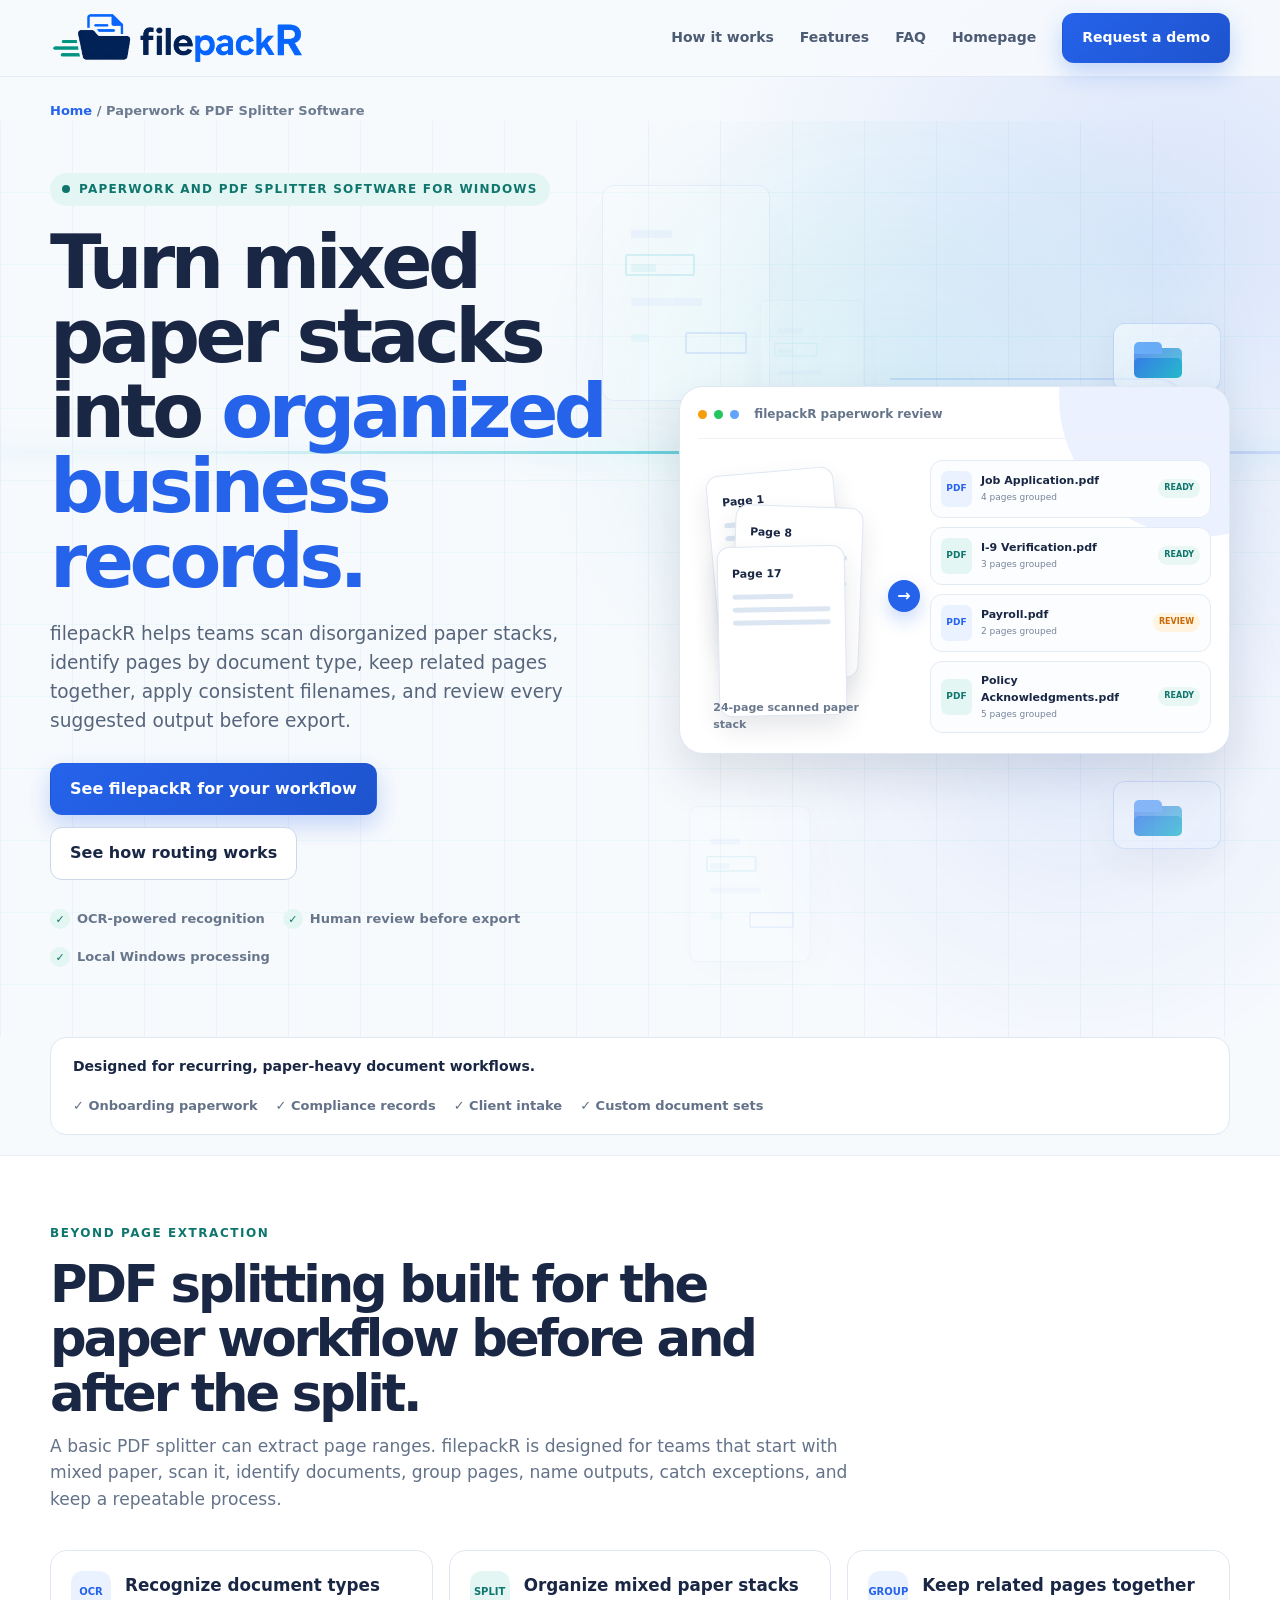
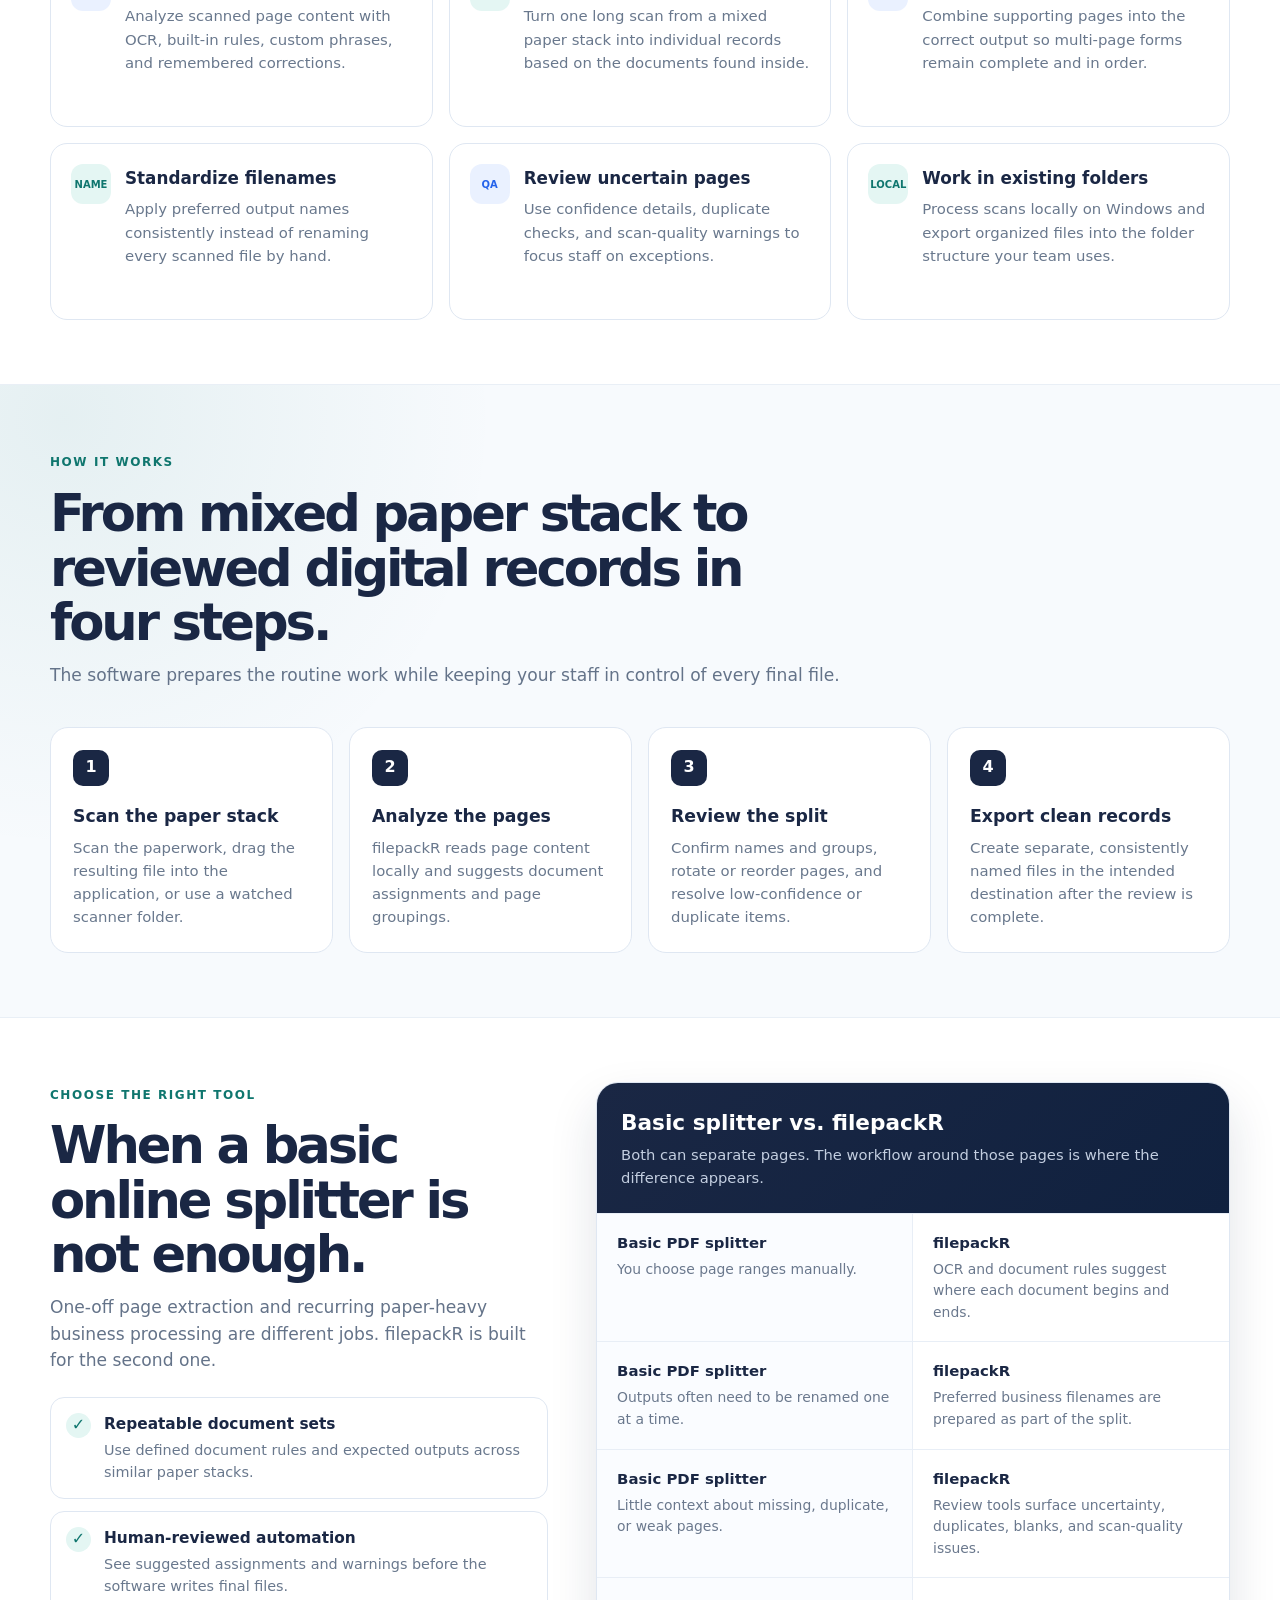
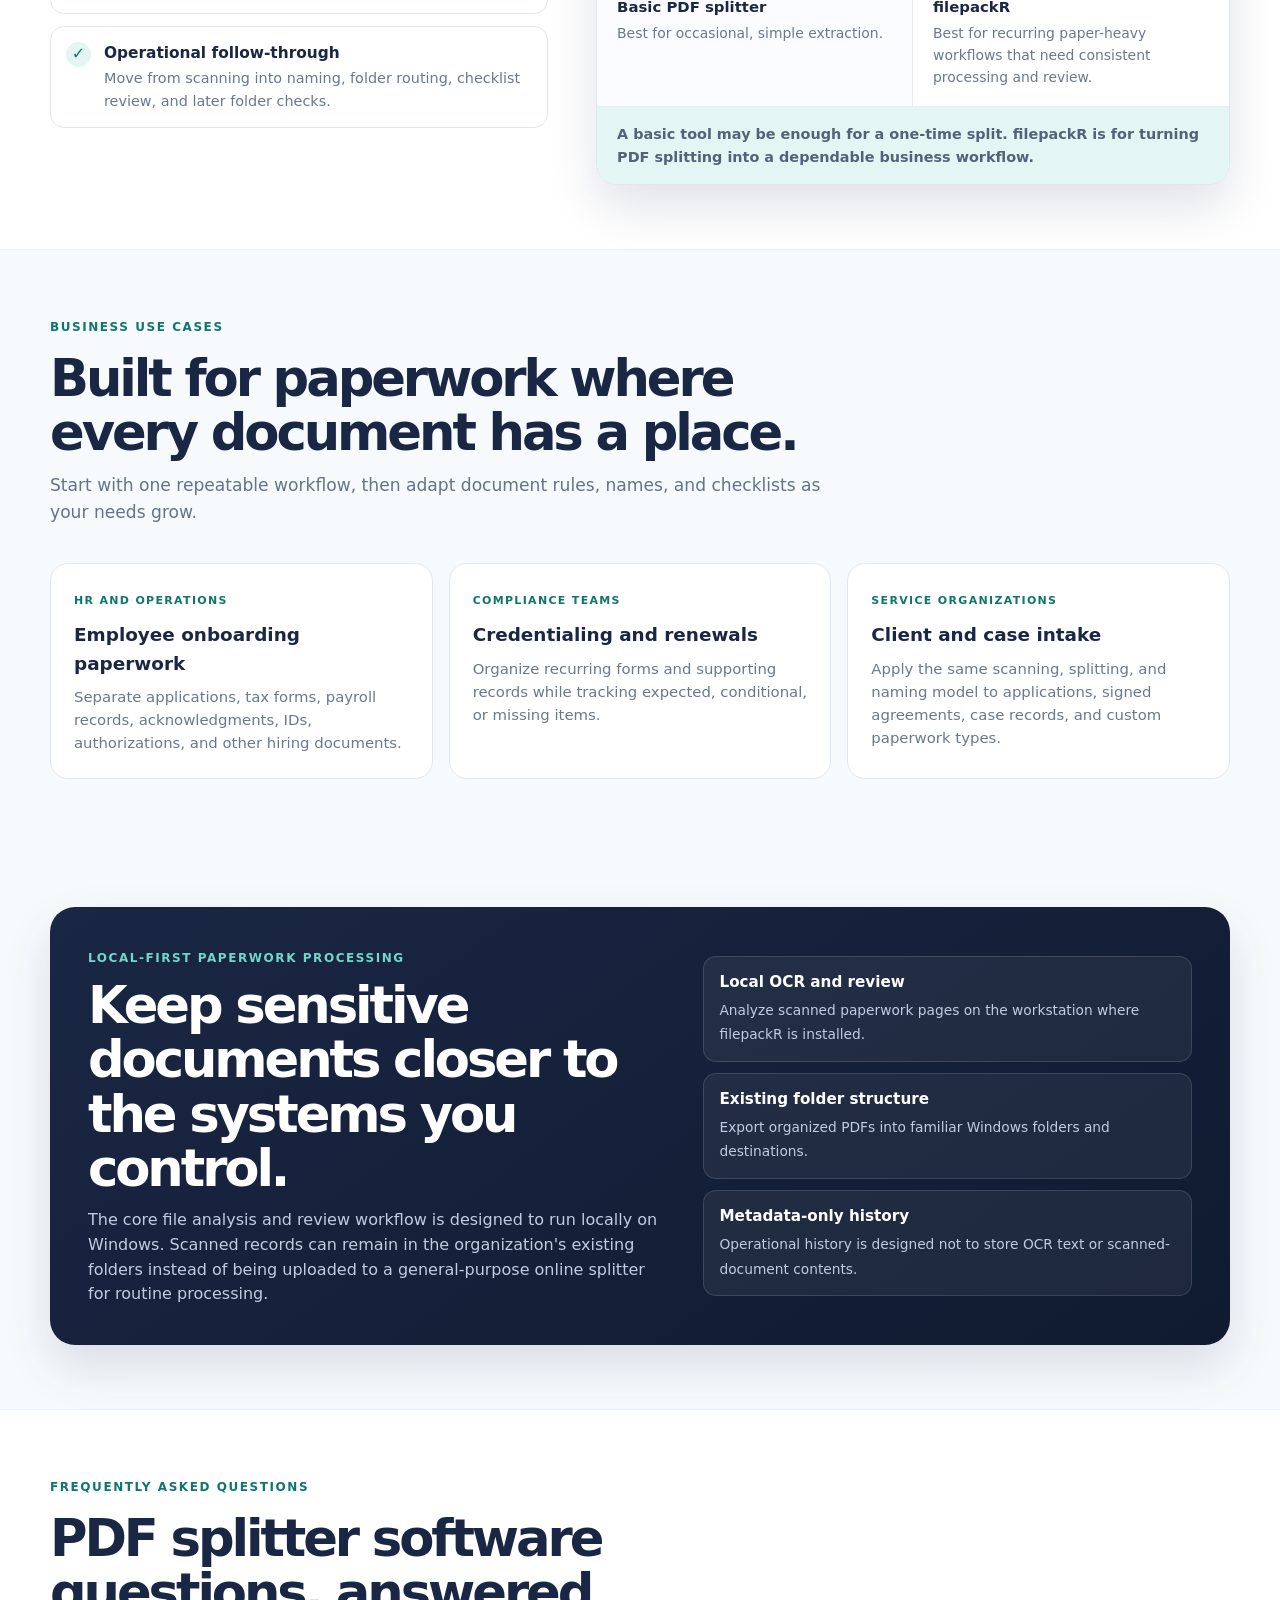
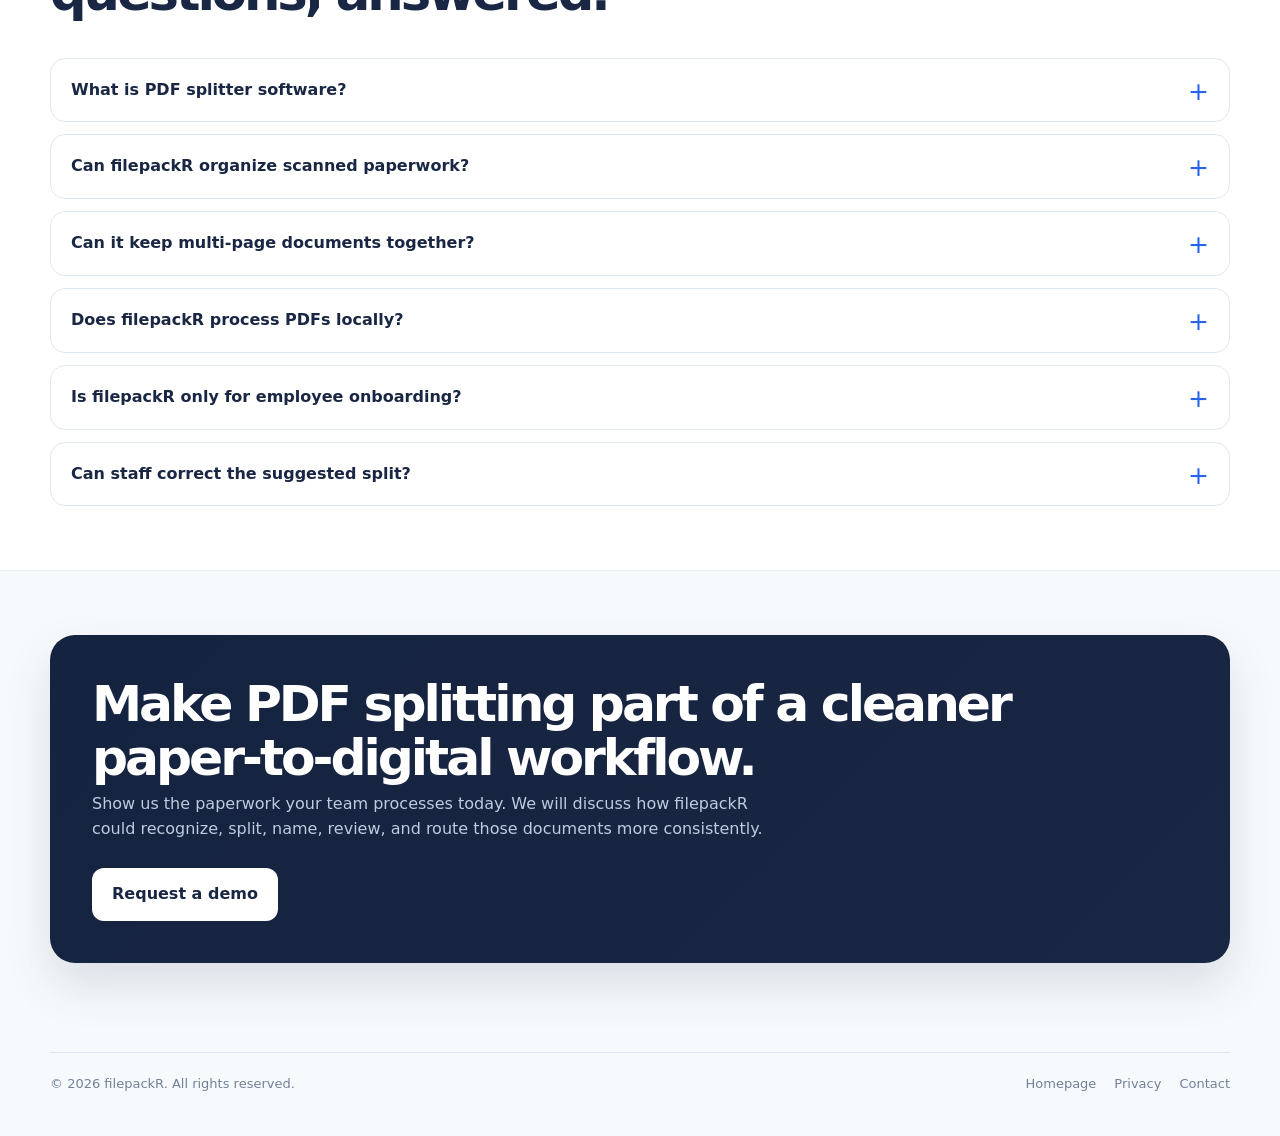
<file: pdf-splitter-software/index.html>
<!DOCTYPE html>
<html lang="en">
<head>
  <meta charset="UTF-8" />
  <meta name="viewport" content="width=device-width, initial-scale=1.0" />
  <title>Paperwork & PDF Splitter Software for Business Documents | filepackR</title>
  <meta name="description" content="Turn mixed paper stacks and scanned files into organized, consistently named records with OCR-powered document recognition, human review, and local Windows processing." />
  <meta name="robots" content="index, follow, max-image-preview:large" />
  <link rel="canonical" href="https://filepackr.com/pdf-splitter-software/" />
  <link rel="icon" type="image/svg+xml" href="../assets/favicon.svg" />
  <link rel="apple-touch-icon" href="../assets/filepackr-icon.png" />

  <meta property="og:type" content="website" />
  <meta property="og:url" content="https://filepackr.com/pdf-splitter-software/" />
  <meta property="og:title" content="Paperwork & PDF Splitter Software for Business Documents | filepackR" />
  <meta property="og:description" content="Turn mixed paper stacks and scans into organized files with OCR-powered recognition, review controls, and consistent filenames." />
  <meta property="og:image" content="https://filepackr.com/assets/filepackr-social-preview.png" />

  <meta name="twitter:card" content="summary_large_image" />
  <meta name="twitter:title" content="Paperwork & PDF Splitter Software for Business Documents | filepackR" />
  <meta name="twitter:description" content="Turn mixed paper stacks and scans into organized, consistently named files with OCR-powered recognition and human review." />
  <meta name="twitter:image" content="https://filepackr.com/assets/filepackr-social-preview.png" />

  <script type="application/ld+json">
  {
    "@context": "https://schema.org",
    "@graph": [
      {
        "@type": "BreadcrumbList",
        "@id": "https://filepackr.com/pdf-splitter-software/#breadcrumb",
        "itemListElement": [
          {
            "@type": "ListItem",
            "position": 1,
            "name": "Home",
            "item": "https://filepackr.com/"
          },
          {
            "@type": "ListItem",
            "position": 2,
            "name": "Paperwork & PDF Splitter Software",
            "item": "https://filepackr.com/pdf-splitter-software/"
          }
        ]
      },
      {
        "@type": "SoftwareApplication",
        "@id": "https://filepackr.com/pdf-splitter-software/#software",
        "name": "filepackR",
        "applicationCategory": "BusinessApplication",
        "applicationSubCategory": "PDF splitter software",
        "operatingSystem": "Windows",
        "url": "https://filepackr.com/pdf-splitter-software/",
        "description": "Paperwork and PDF splitter software for turning mixed paper stacks and scanned files into organized, consistently named records using OCR-powered document recognition, configurable rules, and human review.",
        "featureList": [
          "Organize mixed paper stacks by document type",
          "Group related pages into complete output files",
          "Apply consistent filenames",
          "Review low-confidence assignments before export",
          "Flag duplicate, blank, and poor-quality pages",
          "Process documents locally on Windows"
        ]
      },
      {
        "@type": "FAQPage",
        "@id": "https://filepackr.com/pdf-splitter-software/#faq",
        "mainEntity": [
          {
            "@type": "Question",
            "name": "What is PDF splitter software?",
            "acceptedAnswer": {
              "@type": "Answer",
              "text": "PDF splitter software separates one combined PDF into smaller files. filepackR is designed for recurring paper-heavy workflows, where scanned pages also need to be identified, grouped, named, reviewed, and routed consistently."
            }
          },
          {
            "@type": "Question",
            "name": "Can filepackR organize scanned paperwork?",
            "acceptedAnswer": {
              "@type": "Answer",
              "text": "Yes. filepackR uses OCR and configurable document rules to analyze scanned pages, suggest document assignments, and prepare organized outputs for review."
            }
          },
          {
            "@type": "Question",
            "name": "Can it keep multi-page documents together?",
            "acceptedAnswer": {
              "@type": "Answer",
              "text": "Yes. Related pages can be grouped into the same output PDF, reordered when needed, and reviewed before export."
            }
          },
          {
            "@type": "Question",
            "name": "Does filepackR process PDFs locally?",
            "acceptedAnswer": {
              "@type": "Answer",
              "text": "The core scan analysis and review workflow is designed to run locally on Windows so files can remain in the organization's existing folder structure."
            }
          },
          {
            "@type": "Question",
            "name": "Is filepackR only for employee onboarding?",
            "acceptedAnswer": {
              "@type": "Answer",
              "text": "No. It began with onboarding and compliance-heavy personnel files, but its configurable rules and workflow templates can support other repeatable paper-heavy processes."
            }
          }
        ]
      }
    ]
  }
  </script>

  <script async src="https://www.googletagmanager.com/gtag/js?id=G-WD8PKJ6Q10"></script>
  <script>
    window.dataLayer = window.dataLayer || [];
    function gtag(){dataLayer.push(arguments);}
    gtag("js", new Date());
    gtag("config", "G-WD8PKJ6Q10");
    window.trackFilepackREvent = function(name, params) {
      gtag("event", name, params || {});
    };
  </script>

  <style>
    :root {
      --navy: #1a2744;
      --navy-deep: #101a30;
      --blue: #2563eb;
      --blue-dark: #1e53cd;
      --blue-light: #eaf1ff;
      --teal: #0f766e;
      --teal-light: #e4f6f3;
      --amber: #c96a08;
      --amber-light: #fff4df;
      --slate: #62708a;
      --line: #dfe7f2;
      --bg: #f7fafd;
      --panel: #ffffff;
      --shadow: 0 22px 48px rgba(26,39,68,.13);
      --max: 1180px;
    }
    * { box-sizing: border-box; }
    html { scroll-behavior: smooth; }
    body {
      margin: 0;
      color: var(--navy);
      background:
        radial-gradient(circle at 92% 4%, rgba(37,99,235,.14), transparent 30rem),
        radial-gradient(circle at 5% 34%, rgba(15,118,110,.08), transparent 27rem),
        var(--bg);
      font-family: Inter, ui-sans-serif, system-ui, -apple-system, BlinkMacSystemFont, "Segoe UI", sans-serif;
      line-height: 1.55;
    }
    a { color: inherit; text-decoration: none; }
    button, input, select, textarea { font: inherit; }
    .container { width: min(calc(100% - 40px), var(--max)); margin: auto; }
    .nav {
      position: sticky;
      top: 0;
      z-index: 30;
      border-bottom: 1px solid rgba(223,231,242,.84);
      background: rgba(247,250,253,.9);
      backdrop-filter: blur(18px);
    }
    .nav-inner {
      min-height: 76px;
      display: flex;
      justify-content: space-between;
      align-items: center;
      gap: 24px;
    }
    .brand img { display: block; width: 255px; max-width: 50vw; height: auto; }
    .nav-links { display: flex; align-items: center; gap: 26px; color: #4d5c74; font-size: 14px; font-weight: 760; }
    .nav-links a:hover { color: var(--blue); }
    .button {
      display: inline-flex;
      align-items: center;
      justify-content: center;
      gap: 9px;
      padding: 13px 19px;
      border: 1px solid transparent;
      border-radius: 12px;
      font-weight: 800;
      cursor: pointer;
      transition: transform .2s ease, box-shadow .2s ease, border-color .2s ease;
    }
    .button:hover { transform: translateY(-2px); }
    .button-primary {
      color: white;
      background: linear-gradient(135deg, var(--blue), var(--blue-dark));
      box-shadow: 0 10px 24px rgba(37,99,235,.25);
    }
    .button-primary:hover { box-shadow: 0 15px 30px rgba(37,99,235,.32); }
    .button-secondary { color: var(--navy); background: white; border-color: #cbd8e8; }
    .button-secondary:hover { color: var(--blue); border-color: var(--blue); }
    .breadcrumb { padding-top: 24px; color: #6d7b90; font-size: 13px; font-weight: 700; }
    .breadcrumb a { color: var(--blue); }
    .hero {
      position: relative;
      overflow: hidden;
      padding: 52px 0 70px;
      --glow-x: 72%;
      --glow-y: 34%;
    }
    .hero > .container {
      position: relative;
      z-index: 1;
    }
    .scan-hero-bg {
      position: absolute;
      inset: 0;
      z-index: 0;
      pointer-events: none;
      overflow: hidden;
      background:
        linear-gradient(90deg, rgba(37,99,235,.06) 1px, transparent 1px),
        linear-gradient(0deg, rgba(20,184,198,.055) 1px, transparent 1px);
      background-size: 72px 72px;
      opacity: .9;
    }
    .scan-hero-bg::before {
      content: "";
      position: absolute;
      left: -18%;
      top: 36%;
      width: 136%;
      height: 3px;
      background: linear-gradient(90deg, transparent, rgba(20,184,198,.08), rgba(20,184,198,.68), rgba(37,99,235,.32), transparent);
      box-shadow: 0 0 26px rgba(20,184,198,.35), 0 0 70px rgba(37,99,235,.15);
      animation: scannerSweep 7.5s ease-in-out infinite;
    }
    .scan-hero-bg::after {
      content: "";
      position: absolute;
      inset: 0;
      background:
        radial-gradient(circle at 70% 30%, rgba(20,184,198,.12), transparent 24rem),
        radial-gradient(circle at 84% 68%, rgba(37,99,235,.10), transparent 22rem);
    }
    .scan-doc,
    .scan-folder,
    .scan-route {
      position: absolute;
      display: block;
    }
    .scan-doc {
      width: 168px;
      height: 216px;
      border: 1px solid rgba(37,99,235,.18);
      border-radius: 12px;
      background:
        linear-gradient(90deg, rgba(37,99,235,.12) 0 42%, transparent 42%),
        linear-gradient(90deg, rgba(20,184,198,.16) 0 34%, transparent 34%),
        linear-gradient(90deg, rgba(37,99,235,.10) 0 60%, transparent 60%),
        linear-gradient(90deg, rgba(20,184,198,.12) 0 28%, transparent 28%),
        rgba(255,255,255,.45);
      background-size: 98px 8px, 74px 8px, 118px 8px, 64px 8px, auto;
      background-position: 28px 44px, 28px 78px, 28px 112px, 28px 148px, 0 0;
      background-repeat: no-repeat;
      box-shadow: 0 24px 70px rgba(26,39,68,.06);
      opacity: .48;
    }
    .scan-doc::before,
    .scan-doc::after {
      content: "";
      position: absolute;
      border: 2px solid rgba(20,184,198,.45);
      border-radius: 2px;
      opacity: .75;
    }
    .scan-doc::before { left: 22px; top: 68px; width: 66px; height: 18px; }
    .scan-doc::after { right: 22px; bottom: 46px; width: 58px; height: 18px; border-color: rgba(37,99,235,.35); }
    .scan-doc.one { left: 47%; top: 7%; }
    .scan-doc.two { left: 52%; bottom: 5%; transform: scale(.72); opacity: .34; }
    .scan-doc.three { right: 30%; top: 15%; transform: scale(.62); opacity: .28; }
    .scan-route {
      right: 7%;
      top: 28%;
      width: 300px;
      height: 360px;
      border-top: 2px solid rgba(37,99,235,.18);
      border-right: 2px solid rgba(37,99,235,.16);
      border-bottom: 2px dashed rgba(20,184,198,.22);
      border-radius: 0 34px 34px 0;
      opacity: .9;
    }
    .scan-folder {
      right: 4.6%;
      width: 108px;
      height: 68px;
      border: 1px solid rgba(37,99,235,.20);
      border-radius: 12px;
      background: linear-gradient(135deg, rgba(255,255,255,.72), rgba(234,241,255,.48));
      box-shadow: 0 16px 40px rgba(26,39,68,.08);
    }
    .scan-folder::before {
      content: "";
      position: absolute;
      left: 20px;
      top: 24px;
      width: 48px;
      height: 30px;
      border-radius: 5px;
      background: linear-gradient(135deg, #2563eb, #14b8c6);
      box-shadow: inset 0 10px rgba(255,255,255,.22);
    }
    .scan-folder::after {
      content: "";
      position: absolute;
      left: 20px;
      top: 18px;
      width: 28px;
      height: 12px;
      border-radius: 5px 5px 0 0;
      background: #60a5fa;
    }
    .scan-folder.a { top: 22%; }
    .scan-folder.b { top: 47%; opacity: .9; }
    .scan-folder.c { top: 72%; opacity: .78; }
    @keyframes scannerSweep {
      0%, 100% { transform: translateY(-92px); opacity: .14; }
      22%, 68% { opacity: 1; }
      50% { transform: translateY(155px); }
    }
    .hero-grid { display: grid; grid-template-columns: 1.02fr .98fr; align-items: center; gap: 56px; }
    .eyebrow {
      display: inline-flex;
      align-items: center;
      gap: 9px;
      padding: 7px 12px;
      border-radius: 999px;
      color: var(--teal);
      background: var(--teal-light);
      font-size: 12px;
      font-weight: 900;
      letter-spacing: .1em;
      text-transform: uppercase;
    }
    .eyebrow::before { content: ""; width: 8px; height: 8px; border-radius: 50%; background: var(--teal); }
    h1, h2 { letter-spacing: -.06em; }
    h1 { max-width: 760px; margin: 19px 0 22px; font-size: clamp(3.1rem, 5.9vw, 5.55rem); line-height: .99; }
    h1 span { color: var(--blue); }
    .hero-copy { max-width: 680px; margin: 0 0 27px; color: #56657b; font-size: 1.16rem; }
    .hero-actions { display: flex; flex-wrap: wrap; gap: 12px; }
    .proof { display: flex; flex-wrap: wrap; gap: 18px; margin-top: 29px; color: #68768c; font-size: 13px; font-weight: 750; }
    .proof span { display: inline-flex; align-items: center; gap: 7px; }
    .proof i {
      display: grid;
      place-items: center;
      width: 20px;
      height: 20px;
      border-radius: 50%;
      color: var(--teal);
      background: #e3f6f2;
      font-style: normal;
      font-size: 11px;
    }
    .splitter-card {
      position: relative;
      overflow: hidden;
      padding: 18px;
      border: 1px solid var(--line);
      border-radius: 24px;
      background: white;
      box-shadow: var(--shadow);
    }
    .splitter-card::before {
      content: "";
      position: absolute;
      top: -130px;
      right: -110px;
      width: 280px;
      height: 280px;
      border-radius: 50%;
      background: rgba(37,99,235,.09);
    }
    .window-bar { position: relative; display: flex; align-items: center; gap: 7px; padding-bottom: 14px; border-bottom: 1px solid #eef2f7; }
    .window-dot { width: 9px; height: 9px; border-radius: 50%; background: #60a5fa; }
    .window-dot:first-child { background: #f59e0b; }
    .window-dot:nth-child(2) { background: #22c55e; }
    .window-title { margin-left: 8px; color: #66758b; font-size: 12px; font-weight: 850; }
    .packet-map { position: relative; display: grid; grid-template-columns: .78fr 32px 1.22fr; align-items: center; gap: 10px; padding-top: 18px; }
    .source-stack { position: relative; height: 278px; }
    .page-sheet {
      position: absolute;
      width: 128px;
      height: 170px;
      padding: 18px 14px;
      border: 1px solid #dfe7f2;
      border-radius: 13px;
      background: white;
      box-shadow: 0 12px 25px rgba(26,39,68,.11);
    }
    .page-sheet:nth-child(1) { left: 14px; top: 14px; transform: rotate(-5deg); }
    .page-sheet:nth-child(2) { left: 35px; top: 49px; transform: rotate(2deg); }
    .page-sheet:nth-child(3) { left: 20px; top: 89px; transform: rotate(-1deg); }
    .page-sheet strong { display: block; margin-bottom: 12px; color: var(--navy); font-size: 11px; }
    .paper-line { height: 5px; margin-top: 8px; border-radius: 4px; background: #dce6f3; }
    .paper-line.short { width: 62%; }
    .source-label { position: absolute; bottom: 2px; left: 15px; color: #6a788e; font-size: 11px; font-weight: 800; }
    .route-arrow { display: grid; place-items: center; width: 32px; height: 32px; border-radius: 50%; color: white; background: var(--blue); font-weight: 900; box-shadow: 0 8px 18px rgba(37,99,235,.25); }
    .output-list { display: grid; gap: 9px; }
    .output-file {
      display: grid;
      grid-template-columns: 31px 1fr auto;
      align-items: center;
      gap: 9px;
      padding: 10px;
      border: 1px solid #e3ebf4;
      border-radius: 12px;
      background: #fbfdff;
    }
    .file-icon { display: grid; place-items: center; width: 31px; height: 36px; border-radius: 7px; color: var(--blue); background: var(--blue-light); font-size: 9px; font-weight: 900; }
    .file-icon.teal { color: var(--teal); background: var(--teal-light); }
    .output-file strong { display: block; font-size: 11px; }
    .output-file small { display: block; margin-top: 2px; color: #77859a; font-size: 9px; }
    .status { padding: 3px 6px; border-radius: 999px; color: var(--teal); background: #e8f7f3; font-size: 8px; font-weight: 900; text-transform: uppercase; }
    .status.review { color: var(--amber); background: var(--amber-light); }
    .trust { padding-bottom: 20px; }
    .trust-box {
      display: flex;
      flex-wrap: wrap;
      align-items: center;
      justify-content: space-between;
      gap: 18px;
      padding: 18px 22px;
      border: 1px solid var(--line);
      border-radius: 16px;
      background: white;
    }
    .trust-box strong { font-size: 14px; }
    .trust-list { display: flex; flex-wrap: wrap; gap: 18px; color: #647289; font-size: 13px; font-weight: 780; }
    .section { padding: 64px 0; }
    .section-alt { border-top: 1px solid #e9eff6; border-bottom: 1px solid #e9eff6; background: white; }
    .section-head { max-width: 800px; margin-bottom: 38px; }
    .kicker { color: var(--teal); font-size: 12px; font-weight: 900; letter-spacing: .13em; text-transform: uppercase; }
    h2 { margin: 12px 0 13px; font-size: clamp(2rem, 4vw, 3.5rem); line-height: 1.06; }
    .section-head p, .lead { margin: 0; color: #647389; font-size: 1.07rem; }
    .features { display: grid; grid-template-columns: repeat(3, 1fr); gap: 16px; }
    .feature {
      min-height: 177px;
      display: grid;
      grid-template-columns: 40px 1fr;
      column-gap: 14px;
      align-content: start;
      padding: 20px;
      border: 1px solid var(--line);
      border-radius: 17px;
      background: white;
      transition: transform .2s ease, border-color .2s ease, box-shadow .2s ease;
    }
    .feature:hover { transform: translateY(-4px); border-color: #c0d1e8; box-shadow: 0 16px 34px rgba(26,39,68,.09); }
    .feature-icon {
      grid-row: 1 / span 2;
      display: grid;
      place-items: center;
      width: 40px;
      height: 40px;
      border-radius: 12px;
      color: var(--blue);
      background: var(--blue-light);
      font-size: 10px;
      font-weight: 900;
    }
    .feature-icon.teal { color: var(--teal); background: var(--teal-light); }
    .feature h3 { margin: 1px 0 7px; font-size: 1.05rem; }
    .feature p { margin: 0; color: #69788d; font-size: .93rem; }
    .steps { display: grid; grid-template-columns: repeat(4, 1fr); gap: 16px; }
    .step { padding: 22px; border: 1px solid var(--line); border-radius: 18px; background: white; }
    .step-number { display: grid; place-items: center; width: 36px; height: 36px; margin-bottom: 17px; border-radius: 10px; color: white; background: var(--navy); font-weight: 900; }
    .step h3 { margin: 0 0 8px; font-size: 1.08rem; }
    .step p { margin: 0; color: #69788d; font-size: .93rem; }
    .difference-grid { display: grid; grid-template-columns: .88fr 1.12fr; align-items: start; gap: 48px; }
    .difference-copy .lead { margin-bottom: 23px; }
    .check-list { display: grid; gap: 12px; }
    .check-item { display: flex; gap: 13px; padding: 15px; border: 1px solid var(--line); border-radius: 14px; background: white; }
    .check {
      display: grid;
      place-items: center;
      flex: 0 0 auto;
      width: 25px;
      height: 25px;
      border-radius: 50%;
      color: var(--teal);
      background: var(--teal-light);
      font-weight: 900;
    }
    .check-item strong { display: block; margin-bottom: 2px; font-size: .96rem; }
    .check-item p { margin: 0; color: #69788d; font-size: .9rem; }
    .comparison {
      overflow: hidden;
      border: 1px solid var(--line);
      border-radius: 22px;
      background: white;
      box-shadow: var(--shadow);
    }
    .comparison-head { padding: 23px 24px; color: white; background: linear-gradient(135deg, var(--navy), #10213f); }
    .comparison-head h3 { margin: 0 0 5px; font-size: 1.35rem; }
    .comparison-head p { margin: 0; color: #c3cee0; font-size: .92rem; }
    .compare-row { display: grid; grid-template-columns: 1fr 1fr; border-top: 1px solid #e8eef6; }
    .compare-cell { padding: 18px 20px; }
    .compare-cell:first-child { border-right: 1px solid #e8eef6; background: #fafcff; }
    .compare-cell strong { display: block; margin-bottom: 4px; font-size: .93rem; }
    .compare-cell p { margin: 0; color: #6a788d; font-size: .87rem; }
    .fit-note { padding: 16px 20px; border-top: 1px solid #e8eef6; color: #53627a; background: var(--teal-light); font-size: .9rem; font-weight: 700; }
    .use-cases { display: grid; grid-template-columns: repeat(3, 1fr); gap: 16px; }
    .use-case { padding: 23px; border: 1px solid var(--line); border-radius: 18px; background: white; }
    .use-case span { color: var(--teal); font-size: 11px; font-weight: 900; letter-spacing: .12em; text-transform: uppercase; }
    .use-case h3 { margin: 9px 0 8px; font-size: 1.15rem; }
    .use-case p { margin: 0; color: #69788d; font-size: .93rem; }
    .security-panel {
      display: grid;
      grid-template-columns: 1.08fr .92fr;
      gap: 42px;
      align-items: center;
      padding: 38px;
      border-radius: 25px;
      color: white;
      background: linear-gradient(145deg, var(--navy), var(--navy-deep));
      box-shadow: var(--shadow);
    }
    .security-panel h2 { margin-top: 8px; }
    .security-panel p { margin: 0; color: #c1cce0; }
    .security-points { display: grid; gap: 11px; }
    .security-point { padding: 14px 15px; border: 1px solid rgba(255,255,255,.13); border-radius: 13px; background: rgba(255,255,255,.06); }
    .security-point strong { display: block; margin-bottom: 3px; font-size: .95rem; }
    .security-point small { color: #c1cce0; font-size: .86rem; }
    .faq-list { display: grid; gap: 12px; }
    details { border: 1px solid var(--line); border-radius: 15px; background: white; }
    summary { position: relative; padding: 19px 54px 19px 20px; cursor: pointer; list-style: none; font-weight: 850; }
    summary::-webkit-details-marker { display: none; }
    summary::after { content: "+"; position: absolute; right: 20px; top: 14px; color: var(--blue); font-size: 25px; font-weight: 500; }
    details[open] summary::after { content: "-"; }
    details p { margin: 0; padding: 0 20px 20px; color: #65748a; }
    .cta { padding: 64px 0; }
    .cta-box {
      display: flex;
      flex-wrap: wrap;
      align-items: center;
      justify-content: space-between;
      gap: 26px;
      padding: 42px;
      border-radius: 25px;
      color: white;
      background: linear-gradient(135deg, #14233f, var(--navy));
      box-shadow: var(--shadow);
    }
    .cta-box h2 { margin: 0 0 8px; font-size: clamp(2rem, 4vw, 3.15rem); }
    .cta-box p { max-width: 680px; margin: 0; color: #becbe0; }
    .cta-box .button-primary { color: var(--navy); background: white; box-shadow: none; }
    footer { padding: 25px 0 42px; color: #738198; font-size: 13px; }
    .footer-inner { display: flex; flex-wrap: wrap; justify-content: space-between; gap: 17px; padding-top: 21px; border-top: 1px solid var(--line); }
    .footer-links { display: flex; flex-wrap: wrap; gap: 18px; }
    .demo-modal[hidden] { display: none; }
    .demo-modal {
      position: fixed;
      inset: 0;
      z-index: 100;
      display: grid;
      place-items: center;
      padding: 20px;
      background: rgba(16,26,48,.62);
      backdrop-filter: blur(6px);
    }
    .demo-modal-card {
      width: min(760px, 100%);
      max-height: min(92vh, 900px);
      overflow: auto;
      border: 1px solid var(--line);
      border-radius: 22px;
      background: white;
      box-shadow: 0 28px 72px rgba(16,26,48,.28);
    }
    .demo-modal-header { display: flex; align-items: flex-start; justify-content: space-between; gap: 18px; padding: 24px 24px 16px; border-bottom: 1px solid #eaf0f6; }
    .demo-modal-header h2 { margin: 4px 0 6px; font-size: clamp(1.75rem, 4vw, 2.35rem); }
    .demo-modal-header p { margin: 0; color: #647389; font-size: .96rem; }
    .demo-close { flex: 0 0 auto; width: 38px; height: 38px; border: 1px solid #d9e2ef; border-radius: 10px; background: white; color: var(--navy); font-size: 24px; line-height: 1; cursor: pointer; }
    .demo-close:hover { color: var(--blue); border-color: var(--blue); }
    .demo-form { display: grid; gap: 16px; padding: 22px 24px 24px; }
    .form-grid { display: grid; grid-template-columns: repeat(2, minmax(0, 1fr)); gap: 14px; }
    .form-field { display: grid; gap: 7px; }
    .form-field.full { grid-column: 1 / -1; }
    .form-field label { color: var(--navy); font-size: 13px; font-weight: 800; }
    .form-field input, .form-field select, .form-field textarea {
      width: 100%;
      padding: 12px 13px;
      border: 1px solid #cfd9e8;
      border-radius: 10px;
      color: var(--navy);
      background: white;
      outline: none;
      transition: border-color .18s ease, box-shadow .18s ease;
    }
    .form-field textarea { min-height: 128px; resize: vertical; }
    .form-field input:focus, .form-field select:focus, .form-field textarea:focus { border-color: var(--blue); box-shadow: 0 0 0 3px rgba(37,99,235,.12); }
    .details-toggle { display: inline-flex; align-items: center; gap: 7px; width: fit-content; padding: 0; border: 0; color: var(--blue); background: transparent; font-weight: 800; cursor: pointer; }
    .optional-details[hidden] { display: none; }
    .form-actions { display: flex; align-items: center; justify-content: space-between; gap: 14px; flex-wrap: wrap; padding-top: 3px; }
    .form-note { margin: 0; color: #738198; font-size: 12px; }
    .form-note a { color: var(--blue); font-weight: 800; text-decoration: underline; text-underline-offset: 2px; }
    .form-status { min-height: 20px; margin: 0; font-size: 13px; font-weight: 750; }
    .form-status.success { color: var(--teal); }
    .form-status.error { color: #b42318; }
    .honeypot { position: absolute !important; left: -9999px !important; width: 1px !important; height: 1px !important; opacity: 0 !important; pointer-events: none !important; }
    body.modal-open { overflow: hidden; }

    .hero-mouse-glow {
      position: absolute;
      left: var(--glow-x);
      top: var(--glow-y);
      width: 1px;
      height: 1px;
      pointer-events: none;
      transform: translate(-50%, -50%);
      background:
        linear-gradient(90deg, rgba(247, 250, 253, 0.54) 1px, transparent 1px),
        linear-gradient(0deg, rgba(247, 250, 253, 0.54) 1px, transparent 1px),
        repeating-conic-gradient(
          from 0deg,
          rgba(96, 165, 250, 0.22) 0 50%,
          rgba(217, 70, 239, 0.18) 0 64%,
          rgba(249, 115, 22, 0.16) 0 76%,
          rgba(20, 184, 198, 0.16) 0 88%,
          rgba(255, 255, 255, 0.28) 0 100%
        );
      background-size: 6px 6px, 6px 6px, 12px 12px;
      backdrop-filter: blur(4px) contrast(1.65) saturate(0.72);
      -webkit-backdrop-filter: blur(4px) contrast(1.65) saturate(0.72);
      clip-path: polygon(12px 0, calc(100% - 24px) 0, calc(100% - 24px) 12px, 100% 12px, 100% calc(100% - 36px), calc(100% - 12px) calc(100% - 36px), calc(100% - 12px) 100%, 36px 100%, 36px calc(100% - 12px), 0 calc(100% - 12px), 0 24px, 12px 24px);
      image-rendering: pixelated;
      mix-blend-mode: multiply;
      opacity: 0;
      transition: left 45ms steps(2, end), top 45ms steps(2, end);
      z-index: 2;
    }
    .hero-mouse-glow::before,
    .hero-mouse-glow::after {
      content: "";
      position: absolute;
      inset: 0;
      background:
        linear-gradient(90deg, transparent 0 38%, rgba(255, 255, 255, 0.5) 38% 49%, transparent 49%),
        linear-gradient(0deg, transparent 0 32%, rgba(96, 165, 250, 0.20) 32% 43%, transparent 43%);
      background-size: 24px 24px;
    }
    .hero-mouse-glow::after {
      inset: 12px;
      background:
        repeating-linear-gradient(
          90deg,
          rgba(96, 165, 250, 0.22) 0 6px,
          rgba(217, 70, 239, 0.16) 6px 12px,
          rgba(249, 115, 22, 0.15) 12px 18px,
          rgba(20, 184, 198, 0.14) 18px 24px,
          transparent 24px 30px
        );
      opacity: 0.5;
    }
    .cursor-pixel-shard {
      position: absolute;
      left: var(--pixel-x);
      top: var(--pixel-y);
      z-index: 3;
      width: var(--pixel-size);
      height: var(--pixel-size);
      pointer-events: none;
      background:
        linear-gradient(135deg, rgba(255, 255, 255, 0.48), rgba(96, 165, 250, 0.38)),
        rgba(247, 250, 253, 0.7);
      box-shadow:
        -6px 0 0 rgba(20, 184, 198, 0.14),
        7px 7px 0 rgba(96, 165, 250, 0.24),
        0 -7px 0 rgba(217, 70, 239, 0.14),
        8px -4px 0 rgba(249, 115, 22, 0.13);
      contain: layout paint;
      image-rendering: pixelated;
      mix-blend-mode: multiply;
      transform: translate3d(-50%, -50%, 0);
      will-change: transform, opacity;
      animation: cursorPixelScatter 540ms steps(6, end) forwards;
    }
    .cursor-pixel-shard:nth-child(3n) {
      background:
        linear-gradient(135deg, rgba(96, 165, 250, 0.42), rgba(255, 255, 255, 0.50)),
        rgba(247, 250, 253, 0.7);
    }
    .cursor-pixel-shard:nth-child(4n) {
      background:
        linear-gradient(135deg, rgba(20, 184, 198, 0.24), rgba(255, 255, 255, 0.62)),
        rgba(247, 250, 253, 0.7);
    }
    .cursor-pixel-shard:nth-child(5n) {
      background:
        linear-gradient(135deg, rgba(217, 70, 239, 0.26), rgba(255, 255, 255, 0.62)),
        rgba(247, 250, 253, 0.7);
    }
    .cursor-pixel-shard:nth-child(6n) {
      background:
        linear-gradient(135deg, rgba(249, 115, 22, 0.25), rgba(255, 255, 255, 0.62)),
        rgba(247, 250, 253, 0.7);
    }
    @keyframes cursorPixelScatter {
      0% { opacity: 0; transform: translate3d(-50%, -50%, 0) scale(0.7); }
      12% { opacity: 0.72; }
      38% { transform: translate3d(calc(-50% + var(--pixel-mid-x)), calc(-50% + var(--pixel-mid-y)), 0) scale(1.15); }
      72% { opacity: 0.54; transform: translate3d(calc(-50% + var(--pixel-end-x)), calc(-50% + var(--pixel-end-y)), 0) scale(0.95); }
      100% { opacity: 0; transform: translate3d(calc(-50% + var(--pixel-fade-x)), calc(-50% + var(--pixel-fade-y)), 0) scale(0.55); }
    }
    @media (prefers-reduced-motion: reduce) {
      .hero-mouse-glow,
      .cursor-pixel-shard {
        display: none;
      }
      .scan-hero-bg::before {
        animation: none;
      }
    }
    @media (max-width: 960px) {
      .hero-grid, .difference-grid, .security-panel { grid-template-columns: 1fr; }
      .features { grid-template-columns: repeat(2, 1fr); }
      .steps { grid-template-columns: repeat(2, 1fr); }
      .hero-visual { max-width: 680px; }
      .nav-links a:not(.button) { display: none; }
    }
    @media (max-width: 680px) {
      .container { width: min(calc(100% - 24px), var(--max)); }
      .nav-inner { min-height: 68px; gap: 10px; }
      .brand img { width: 180px; }
      .nav-links { gap: 0; }
      .nav-links .button { padding: 10px 11px; font-size: 12px; }
      .breadcrumb { padding-top: 18px; }
      .hero { padding: 38px 0 52px; }
      h1 { font-size: clamp(2.85rem, 15vw, 4rem); }
      .packet-map { grid-template-columns: 1fr; }
      .source-stack { height: 230px; }
      .route-arrow { margin: -10px auto 0; transform: rotate(90deg); }
      .features, .steps, .use-cases { grid-template-columns: 1fr; }
      .feature { min-height: auto; }
      .compare-row { grid-template-columns: 1fr; }
      .compare-cell:first-child { border-right: 0; border-bottom: 1px solid #e8eef6; }
      .section, .cta { padding: 49px 0; }
      .security-panel, .cta-box { padding: 27px; }
      .demo-modal { padding: 10px; }
      .demo-modal-card { max-height: 96vh; border-radius: 16px; }
      .demo-modal-header { padding: 18px 17px 14px; }
      .demo-form { padding: 17px; }
      .form-grid { grid-template-columns: 1fr; }
      .form-field.full { grid-column: auto; }
      .form-actions { align-items: stretch; }
      .form-actions .button { width: 100%; }
    }
  </style>
</head>
<body>
  <nav class="nav">
    <div class="container nav-inner">
      <a class="brand" href="../" aria-label="filepackR home">
        <img src="../assets/filepackr-logo.png" alt="filepackR logo" />
      </a>
      <div class="nav-links">
        <a href="#how-it-works">How it works</a>
        <a href="#features">Features</a>
        <a href="#faq">FAQ</a>
        <a href="../">Homepage</a>
        <button class="button button-primary demo-trigger" type="button" data-source="PDF splitter top navigation">Request a demo</button>
      </div>
    </div>
  </nav>

  <main>
    <div class="container breadcrumb" aria-label="Breadcrumb"><a href="../">Home</a> / Paperwork & PDF Splitter Software</div>

    <section class="hero">
      <div class="scan-hero-bg" aria-hidden="true">
        <span class="scan-doc one"></span>
        <span class="scan-doc two"></span>
        <span class="scan-doc three"></span>
        <span class="scan-route"></span>
        <span class="scan-folder a"></span>
        <span class="scan-folder b"></span>
        <span class="scan-folder c"></span>
      </div>
      <div class="hero-mouse-glow" aria-hidden="true"></div>
      <div class="container hero-grid">
        <div>
          <span class="eyebrow">Paperwork and PDF splitter software for Windows</span>
          <h1>Turn mixed paper stacks into <span>organized business records.</span></h1>
          <p class="hero-copy">
            filepackR helps teams scan disorganized paper stacks, identify pages by document type, keep related pages together, apply consistent filenames, and review every suggested output before export.
          </p>
          <div class="hero-actions">
            <button class="button button-primary demo-trigger" type="button" data-source="PDF splitter hero">See filepackR for your workflow</button>
          <a class="button button-secondary" href="#how-it-works">See how routing works</a>
          </div>
          <div class="proof">
            <span><i>&#10003;</i> OCR-powered recognition</span>
            <span><i>&#10003;</i> Human review before export</span>
            <span><i>&#10003;</i> Local Windows processing</span>
          </div>
        </div>

      <div class="hero-visual" aria-label="Illustration of a mixed paper stack being organized into named documents">
          <div class="splitter-card">
            <div class="window-bar">
              <span class="window-dot"></span>
              <span class="window-dot"></span>
              <span class="window-dot"></span>
              <span class="window-title">filepackR paperwork review</span>
            </div>
            <div class="packet-map">
              <div class="source-stack">
                <div class="page-sheet"><strong>Page 1</strong><div class="paper-line"></div><div class="paper-line"></div><div class="paper-line short"></div></div>
                <div class="page-sheet"><strong>Page 8</strong><div class="paper-line"></div><div class="paper-line short"></div><div class="paper-line"></div></div>
                <div class="page-sheet"><strong>Page 17</strong><div class="paper-line short"></div><div class="paper-line"></div><div class="paper-line"></div></div>
              <span class="source-label">24-page scanned paper stack</span>
              </div>
              <span class="route-arrow" aria-hidden="true">&rarr;</span>
              <div class="output-list">
                <div class="output-file"><span class="file-icon">PDF</span><span><strong>Job Application.pdf</strong><small>4 pages grouped</small></span><span class="status">Ready</span></div>
                <div class="output-file"><span class="file-icon teal">PDF</span><span><strong>I-9 Verification.pdf</strong><small>3 pages grouped</small></span><span class="status">Ready</span></div>
                <div class="output-file"><span class="file-icon">PDF</span><span><strong>Payroll.pdf</strong><small>2 pages grouped</small></span><span class="status review">Review</span></div>
                <div class="output-file"><span class="file-icon teal">PDF</span><span><strong>Policy Acknowledgments.pdf</strong><small>5 pages grouped</small></span><span class="status">Ready</span></div>
              </div>
            </div>
          </div>
        </div>
      </div>
    </section>

    <section class="trust">
      <div class="container trust-box">
        <strong>Designed for recurring, paper-heavy document workflows.</strong>
        <div class="trust-list">
          <span>&#10003; Onboarding paperwork</span>
          <span>&#10003; Compliance records</span>
          <span>&#10003; Client intake</span>
          <span>&#10003; Custom document sets</span>
        </div>
      </div>
    </section>

    <section class="section section-alt" id="features">
      <div class="container">
        <div class="section-head">
          <span class="kicker">Beyond page extraction</span>
        <h2>PDF splitting built for the paper workflow before and after the split.</h2>
        <p>A basic PDF splitter can extract page ranges. filepackR is designed for teams that start with mixed paper, scan it, identify documents, group pages, name outputs, catch exceptions, and keep a repeatable process.</p>
        </div>
        <div class="features">
          <article class="feature">
            <div class="feature-icon">OCR</div>
            <h3>Recognize document types</h3>
            <p>Analyze scanned page content with OCR, built-in rules, custom phrases, and remembered corrections.</p>
          </article>
          <article class="feature">
            <div class="feature-icon teal">SPLIT</div>
          <h3>Organize mixed paper stacks</h3>
          <p>Turn one long scan from a mixed paper stack into individual records based on the documents found inside.</p>
          </article>
          <article class="feature">
            <div class="feature-icon">GROUP</div>
            <h3>Keep related pages together</h3>
            <p>Combine supporting pages into the correct output so multi-page forms remain complete and in order.</p>
          </article>
          <article class="feature">
            <div class="feature-icon teal">NAME</div>
            <h3>Standardize filenames</h3>
          <p>Apply preferred output names consistently instead of renaming every scanned file by hand.</p>
          </article>
          <article class="feature">
            <div class="feature-icon">QA</div>
            <h3>Review uncertain pages</h3>
            <p>Use confidence details, duplicate checks, and scan-quality warnings to focus staff on exceptions.</p>
          </article>
          <article class="feature">
            <div class="feature-icon teal">LOCAL</div>
            <h3>Work in existing folders</h3>
          <p>Process scans locally on Windows and export organized files into the folder structure your team uses.</p>
          </article>
        </div>
      </div>
    </section>

    <section class="section" id="how-it-works">
      <div class="container">
        <div class="section-head">
          <span class="kicker">How it works</span>
        <h2>From mixed paper stack to reviewed digital records in four steps.</h2>
          <p>The software prepares the routine work while keeping your staff in control of every final file.</p>
        </div>
        <div class="steps">
          <article class="step">
            <div class="step-number">1</div>
          <h3>Scan the paper stack</h3>
          <p>Scan the paperwork, drag the resulting file into the application, or use a watched scanner folder.</p>
          </article>
          <article class="step">
            <div class="step-number">2</div>
            <h3>Analyze the pages</h3>
            <p>filepackR reads page content locally and suggests document assignments and page groupings.</p>
          </article>
          <article class="step">
            <div class="step-number">3</div>
            <h3>Review the split</h3>
            <p>Confirm names and groups, rotate or reorder pages, and resolve low-confidence or duplicate items.</p>
          </article>
          <article class="step">
            <div class="step-number">4</div>
          <h3>Export clean records</h3>
            <p>Create separate, consistently named files in the intended destination after the review is complete.</p>
          </article>
        </div>
      </div>
    </section>

    <section class="section section-alt">
      <div class="container difference-grid">
        <div class="difference-copy">
          <span class="kicker">Choose the right tool</span>
          <h2>When a basic online splitter is not enough.</h2>
        <p class="lead">One-off page extraction and recurring paper-heavy business processing are different jobs. filepackR is built for the second one.</p>
          <div class="check-list">
            <div class="check-item"><span class="check">&#10003;</span><div><strong>Repeatable document sets</strong><p>Use defined document rules and expected outputs across similar paper stacks.</p></div></div>
            <div class="check-item"><span class="check">&#10003;</span><div><strong>Human-reviewed automation</strong><p>See suggested assignments and warnings before the software writes final files.</p></div></div>
            <div class="check-item"><span class="check">&#10003;</span><div><strong>Operational follow-through</strong><p>Move from scanning into naming, folder routing, checklist review, and later folder checks.</p></div></div>
          </div>
        </div>

        <div class="comparison" aria-label="Comparison of basic PDF splitters and filepackR">
          <div class="comparison-head">
            <h3>Basic splitter vs. filepackR</h3>
            <p>Both can separate pages. The workflow around those pages is where the difference appears.</p>
          </div>
          <div class="compare-row">
            <div class="compare-cell"><strong>Basic PDF splitter</strong><p>You choose page ranges manually.</p></div>
            <div class="compare-cell"><strong>filepackR</strong><p>OCR and document rules suggest where each document begins and ends.</p></div>
          </div>
          <div class="compare-row">
            <div class="compare-cell"><strong>Basic PDF splitter</strong><p>Outputs often need to be renamed one at a time.</p></div>
            <div class="compare-cell"><strong>filepackR</strong><p>Preferred business filenames are prepared as part of the split.</p></div>
          </div>
          <div class="compare-row">
            <div class="compare-cell"><strong>Basic PDF splitter</strong><p>Little context about missing, duplicate, or weak pages.</p></div>
            <div class="compare-cell"><strong>filepackR</strong><p>Review tools surface uncertainty, duplicates, blanks, and scan-quality issues.</p></div>
          </div>
          <div class="compare-row">
            <div class="compare-cell"><strong>Basic PDF splitter</strong><p>Best for occasional, simple extraction.</p></div>
            <div class="compare-cell"><strong>filepackR</strong><p>Best for recurring paper-heavy workflows that need consistent processing and review.</p></div>
          </div>
          <div class="fit-note">A basic tool may be enough for a one-time split. filepackR is for turning PDF splitting into a dependable business workflow.</div>
        </div>
      </div>
    </section>

    <section class="section" id="use-cases">
      <div class="container">
        <div class="section-head">
          <span class="kicker">Business use cases</span>
          <h2>Built for paperwork where every document has a place.</h2>
          <p>Start with one repeatable workflow, then adapt document rules, names, and checklists as your needs grow.</p>
        </div>
        <div class="use-cases">
          <article class="use-case">
            <span>HR and operations</span>
            <h3>Employee onboarding paperwork</h3>
            <p>Separate applications, tax forms, payroll records, acknowledgments, IDs, authorizations, and other hiring documents.</p>
          </article>
          <article class="use-case">
            <span>Compliance teams</span>
            <h3>Credentialing and renewals</h3>
            <p>Organize recurring forms and supporting records while tracking expected, conditional, or missing items.</p>
          </article>
          <article class="use-case">
            <span>Service organizations</span>
            <h3>Client and case intake</h3>
            <p>Apply the same scanning, splitting, and naming model to applications, signed agreements, case records, and custom paperwork types.</p>
          </article>
        </div>
      </div>
    </section>

    <section class="section">
      <div class="container security-panel">
        <div>
          <span class="kicker" style="color:#73d6c9">Local-first paperwork processing</span>
          <h2>Keep sensitive documents closer to the systems you control.</h2>
          <p>The core file analysis and review workflow is designed to run locally on Windows. Scanned records can remain in the organization's existing folders instead of being uploaded to a general-purpose online splitter for routine processing.</p>
        </div>
        <div class="security-points">
          <div class="security-point"><strong>Local OCR and review</strong><small>Analyze scanned paperwork pages on the workstation where filepackR is installed.</small></div>
          <div class="security-point"><strong>Existing folder structure</strong><small>Export organized PDFs into familiar Windows folders and destinations.</small></div>
          <div class="security-point"><strong>Metadata-only history</strong><small>Operational history is designed not to store OCR text or scanned-document contents.</small></div>
        </div>
      </div>
    </section>

    <section class="section section-alt" id="faq">
      <div class="container">
        <div class="section-head">
          <span class="kicker">Frequently asked questions</span>
          <h2>PDF splitter software questions, answered.</h2>
        </div>
        <div class="faq-list">
          <details>
            <summary>What is PDF splitter software?</summary>
            <p>PDF splitter software separates one combined PDF into smaller files. filepackR is designed for recurring paper-heavy workflows, where scanned pages also need to be identified, grouped, named, reviewed, and routed consistently.</p>
          </details>
          <details>
            <summary>Can filepackR organize scanned paperwork?</summary>
            <p>Yes. filepackR uses OCR and configurable document rules to analyze scanned pages, suggest document assignments, and prepare organized outputs for review.</p>
          </details>
          <details>
            <summary>Can it keep multi-page documents together?</summary>
            <p>Yes. Related pages can be grouped into the same output PDF, reordered when needed, and reviewed before export.</p>
          </details>
          <details>
            <summary>Does filepackR process PDFs locally?</summary>
            <p>The core scan analysis and review workflow is designed to run locally on Windows so files can remain in the organization's existing folder structure.</p>
          </details>
          <details>
            <summary>Is filepackR only for employee onboarding?</summary>
            <p>No. It began with onboarding and compliance-heavy personnel files, but configurable rules and workflow templates can support other repeatable paper-heavy processes.</p>
          </details>
          <details>
            <summary>Can staff correct the suggested split?</summary>
            <p>Yes. The workflow is intentionally review-first. Staff can change assignments and filenames, group or reorder pages, rotate scans, and leave uncertain pages unsorted before export.</p>
          </details>
        </div>
      </div>
    </section>

    <section class="cta">
      <div class="container cta-box">
        <div>
          <h2>Make PDF splitting part of a cleaner paper-to-digital workflow.</h2>
          <p>Show us the paperwork your team processes today. We will discuss how filepackR could recognize, split, name, review, and route those documents more consistently.</p>
        </div>
        <button class="button button-primary demo-trigger" type="button" data-source="PDF splitter bottom call-to-action">Request a demo</button>
      </div>
    </section>
  </main>

  <footer>
    <div class="container footer-inner">
      <span>&copy; <span id="year"></span> filepackR. All rights reserved.</span>
      <div class="footer-links">
        <a href="../">Homepage</a>
        <a href="../privacy.html">Privacy</a>
        <a href="mailto:steve@stevethibault.com">Contact</a>
      </div>
    </div>
  </footer>

  <div class="demo-modal" id="demoModal" hidden aria-hidden="true" role="dialog" aria-modal="true" aria-labelledby="demoModalTitle">
    <div class="demo-modal-card">
      <div class="demo-modal-header">
        <div>
          <span class="kicker">Request a demo</span>
          <h2 id="demoModalTitle">See how filepackR can organize your scanned paperwork.</h2>
          <p>Tell us about the paper stacks and scanned files your team processes. We will follow up to discuss your workflow and whether filepackR is a good fit.</p>
        </div>
        <button class="demo-close" type="button" aria-label="Close demo request form">&times;</button>
      </div>
      <form class="demo-form" id="demoRequestForm">
        <input type="hidden" name="Page source" id="demoSource" value="PDF Splitter Software page" />
        <input class="honeypot" type="text" name="_honey" tabindex="-1" autocomplete="off" aria-hidden="true" />
        <div class="form-grid">
          <div class="form-field"><label for="firstName">First name *</label><input id="firstName" name="First name" type="text" autocomplete="given-name" required /></div>
          <div class="form-field"><label for="lastName">Last name *</label><input id="lastName" name="Last name" type="text" autocomplete="family-name" required /></div>
          <div class="form-field"><label for="workEmail">Work email *</label><input id="workEmail" name="email" type="email" autocomplete="email" required /></div>
          <div class="form-field"><label for="phone">Phone number</label><input id="phone" name="Phone number" type="tel" autocomplete="tel" /></div>
          <div class="form-field"><label for="businessName">Business or organization *</label><input id="businessName" name="Business or organization" type="text" autocomplete="organization" required /></div>
          <div class="form-field"><label for="packetVolume">Paper stacks processed per month</label><select id="packetVolume" name="Approximate monthly paper stack volume"><option value="">Select one</option><option>Fewer than 25</option><option>25-100</option><option>101-500</option><option>More than 500</option><option>Not sure</option></select></div>
          <div class="form-field full"><label for="needs">What types of paperwork do you process? *</label><textarea id="needs" name="Description of needs" required placeholder="Describe the documents in a typical paper stack, how you scan and sort them today, and where the finished files need to go."></textarea></div>
        </div>
        <button class="details-toggle" id="detailsToggle" type="button" aria-expanded="false" aria-controls="optionalDetails"><span>+</span> Add more details</button>
        <div class="optional-details" id="optionalDetails" hidden>
          <div class="form-grid">
            <div class="form-field"><label for="businessType">Business type</label><select id="businessType" name="Business type"><option value="">Select one</option><option>Home healthcare</option><option>Healthcare staffing</option><option>Human resources</option><option>Credentialing</option><option>Social services</option><option>Education</option><option>Property management</option><option>Legal or administrative services</option><option>Insurance</option><option>Other</option></select></div>
            <div class="form-field"><label for="biggestChallenge">Biggest challenge</label><select id="biggestChallenge" name="Biggest challenge"><option value="">Select one</option><option>Manual paperwork sorting</option><option>Document recognition</option><option>Keeping multi-page forms together</option><option>Inconsistent filenames</option><option>Missing paperwork</option><option>Poor scan quality</option><option>Folder routing</option><option>Other</option></select></div>
          </div>
        </div>
        <p class="form-status" id="formStatus" aria-live="polite"></p>
        <div class="form-actions">
          <p class="form-note">Your information will only be used to respond to your inquiry. If your email app does not open, email <a class="direct-email" href="mailto:steve@stevethibault.com?subject=filepackR%20inquiry">steve@stevethibault.com</a>.</p>
          <button class="button button-primary" id="submitDemoRequest" type="submit">Submit demo request</button>
        </div>
      </form>
    </div>
  </div>

  <script>
    document.getElementById("year").textContent = new Date().getFullYear();
    (() => {
      const modal = document.getElementById("demoModal");
      const form = document.getElementById("demoRequestForm");
      const closeButton = modal.querySelector(".demo-close");
      const sourceInput = document.getElementById("demoSource");
      const toggle = document.getElementById("detailsToggle");
      const optionalDetails = document.getElementById("optionalDetails");
      const status = document.getElementById("formStatus");

      const openModal = (source) => {
        sourceInput.value = source || "PDF Splitter Software page";
        modal.hidden = false;
        modal.setAttribute("aria-hidden", "false");
        document.body.classList.add("modal-open");
        status.textContent = "";
        status.className = "form-status";
        requestAnimationFrame(() => document.getElementById("firstName").focus());
      };
      const closeModal = () => {
        modal.hidden = true;
        modal.setAttribute("aria-hidden", "true");
        document.body.classList.remove("modal-open");
      };

      document.querySelectorAll(".demo-trigger").forEach((button) => {
        button.addEventListener("click", () => {
          openModal(button.dataset.source);
          window.trackFilepackREvent("demo_form_open", { source: button.dataset.source || "pdf_splitter_page" });
        });
      });
      closeButton.addEventListener("click", closeModal);
      modal.addEventListener("click", (event) => { if (event.target === modal) closeModal(); });
      document.addEventListener("keydown", (event) => { if (event.key === "Escape" && !modal.hidden) closeModal(); });
      toggle.addEventListener("click", () => {
        const isOpen = !optionalDetails.hidden;
        optionalDetails.hidden = isOpen;
        toggle.setAttribute("aria-expanded", String(!isOpen));
        toggle.innerHTML = isOpen ? "<span>+</span> Add more details" : "<span>-</span> Hide additional details";
      });

      document.querySelectorAll('a[href^="mailto:steve@stevethibault.com"]').forEach((link) => {
        if (link.classList.contains("direct-email")) return;
        link.addEventListener("click", (event) => {
          event.preventDefault();
          openModal("Contact link");
        });
      });

      form.addEventListener("submit", (event) => {
        event.preventDefault();
        if (!form.reportValidity()) return;
        status.textContent = "";
        status.className = "form-status";

        const data = new FormData(form);
        const body = [
          "Source: " + (sourceInput.value || "PDF Splitter Software page"),
          "Name: " + [data.get("First name"), data.get("Last name")].filter(Boolean).join(" "),
          "Email: " + (data.get("email") || ""),
          data.get("Phone number") ? "Phone: " + data.get("Phone number") : "",
          "Business or organization: " + (data.get("Business or organization") || ""),
          data.get("Business type") ? "Business type: " + data.get("Business type") : "",
          data.get("Approximate monthly paper stack volume") ? "Paper stacks per month: " + data.get("Approximate monthly paper stack volume") : "",
          data.get("Biggest challenge") ? "Biggest challenge: " + data.get("Biggest challenge") : "",
          "",
          "Workflow needs:",
          data.get("Description of needs") || ""
        ].filter(Boolean).join("\n");

        window.trackFilepackREvent("demo_form_mailto_open", { source: sourceInput.value || "pdf_splitter_page" });
        window.location.href = "mailto:steve@stevethibault.com?subject=" +
          encodeURIComponent("filepackR inquiry from filepackr.com") +
          "&body=" + encodeURIComponent(body);

        status.textContent = "Your email app should open with this request filled in.";
        status.className = "form-status success";
        form.reset();
        optionalDetails.hidden = true;
        toggle.setAttribute("aria-expanded", "false");
        toggle.innerHTML = "<span>+</span> Add more details";
      });
    })();
  </script>

  <script>
    (function () {
      const hero = document.querySelector(".hero");
      const glow = document.querySelector(".hero-mouse-glow");
      let lastX = null;
      let lastY = null;
      let lastShardTime = 0;
      const activeShards = [];
      const reducedMotion = window.matchMedia("(prefers-reduced-motion: reduce)").matches;

      function spawnPixelShards(host, x, y, dx, dy, count) {
        for (let index = 0; index < count; index += 1) {
          const shard = document.createElement("span");
          const size = 5 + Math.round(Math.random() * 11);
          const scatterX = (Math.random() - 0.5) * 66;
          const scatterY = (Math.random() - 0.5) * 66;
          const driftX = dx * 0.85 + scatterX;
          const driftY = dy * 0.85 + scatterY;

          shard.className = "cursor-pixel-shard";
          shard.style.setProperty("--pixel-x", (x + (Math.random() - 0.5) * 18) + "px");
          shard.style.setProperty("--pixel-y", (y + (Math.random() - 0.5) * 18) + "px");
          shard.style.setProperty("--pixel-size", size + "px");
          shard.style.setProperty("--pixel-mid-x", (driftX * 0.45) + "px");
          shard.style.setProperty("--pixel-mid-y", (driftY * 0.45) + "px");
          shard.style.setProperty("--pixel-end-x", driftX + "px");
          shard.style.setProperty("--pixel-end-y", driftY + "px");
          shard.style.setProperty("--pixel-fade-x", (driftX * 1.35) + "px");
          shard.style.setProperty("--pixel-fade-y", (driftY * 1.35) + "px");

          host.appendChild(shard);
          activeShards.push(shard);
          if (activeShards.length > 180) {
            const oldShard = activeShards.shift();
            if (oldShard) oldShard.remove();
          }
          window.setTimeout(function () {
            shard.remove();
            const shardIndex = activeShards.indexOf(shard);
            if (shardIndex > -1) activeShards.splice(shardIndex, 1);
          }, 620);
        }
      }

      if (hero && glow && !reducedMotion) {
        hero.addEventListener("pointermove", function (event) {
          const rect = hero.getBoundingClientRect();
          const x = event.clientX - rect.left;
          const y = event.clientY - rect.top;
          const dx = lastX === null ? 0 : x - lastX;
          const dy = lastY === null ? 0 : y - lastY;

          hero.style.setProperty("--glow-x", x + "px");
          hero.style.setProperty("--glow-y", y + "px");

          const now = performance.now();
          if (now - lastShardTime > 16) {
            const speed = Math.abs(dx) + Math.abs(dy);
            spawnPixelShards(hero, x, y, dx, dy, speed > 18 ? 7 : 4);
            lastShardTime = now;
          }

          lastX = x;
          lastY = y;
        }, { passive: true });
      }
    })();
  </script>
</body>
</html>
</file>
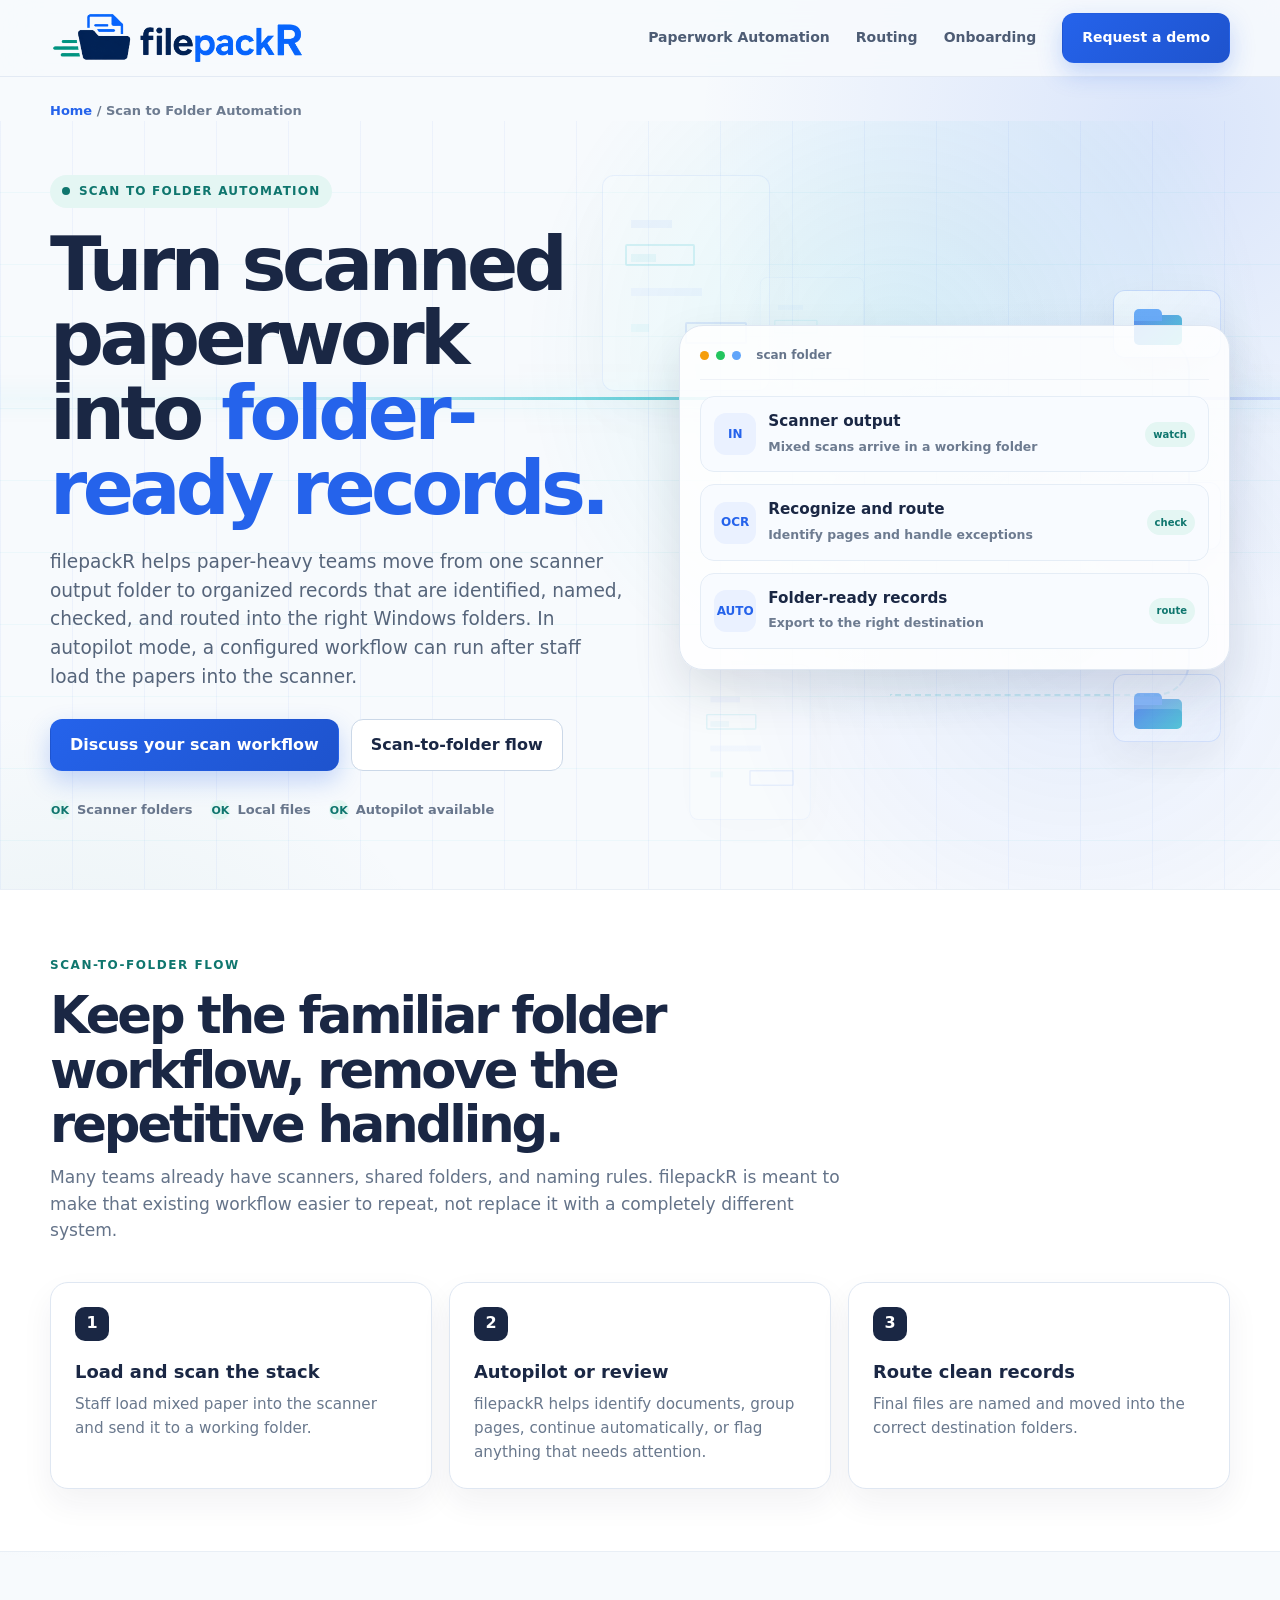
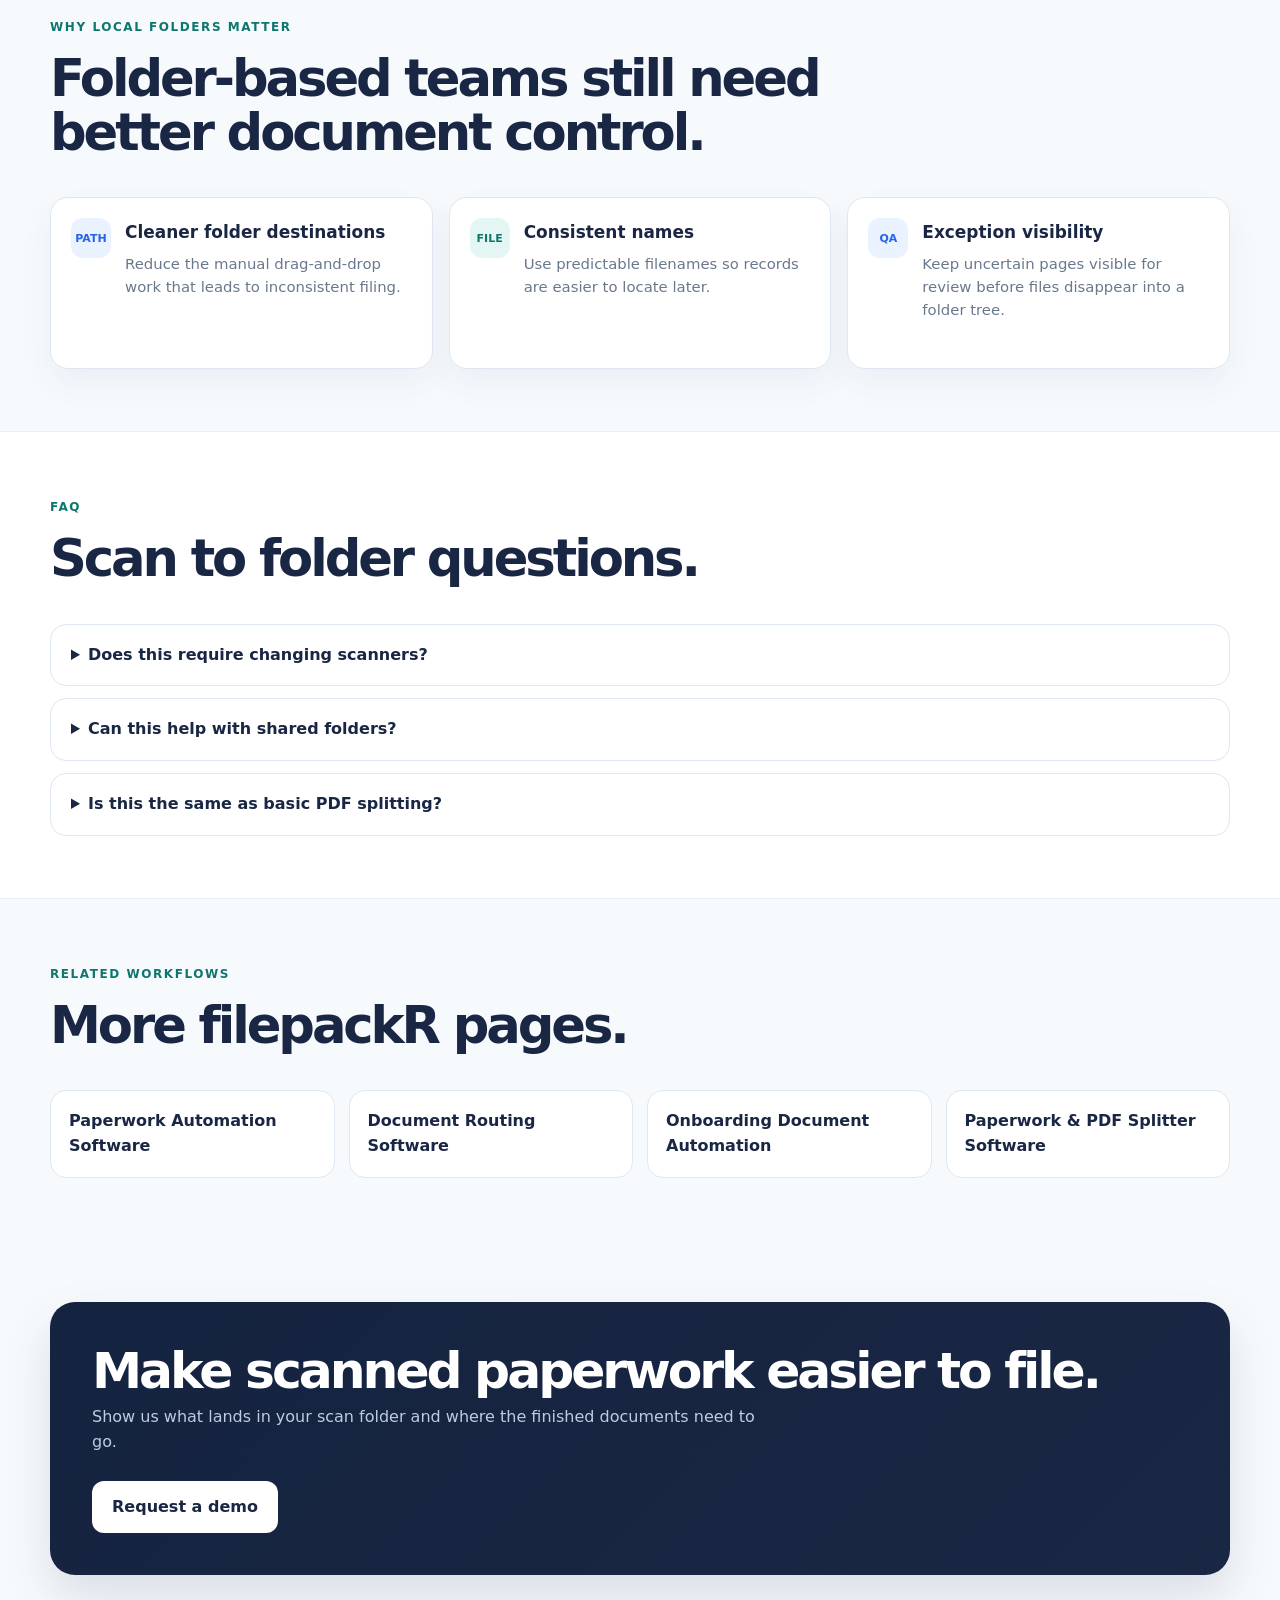
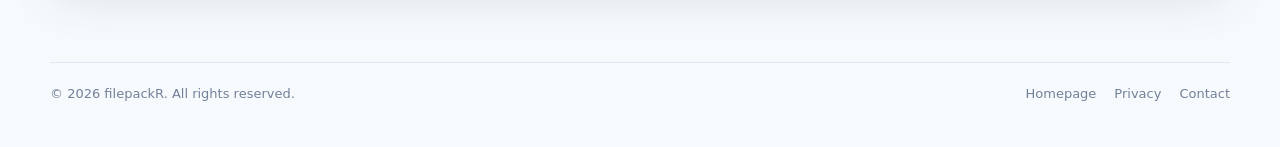
<file: scan-to-folder-automation/index.html>
<!DOCTYPE html>
<html lang="en">
<head>
  <meta charset="UTF-8" />
  <meta name="viewport" content="width=device-width, initial-scale=1.0" />
  <title>Scan to Folder Automation for Paperwork Routing | filepackR</title>
  <meta name="description" content="Scan to folder automation for paper-heavy teams that need scanned files identified, named, checked, routed, and optionally processed on autopilot." />
  <meta name="robots" content="index, follow, max-image-preview:large" />
  <link rel="canonical" href="https://filepackr.com/scan-to-folder-automation/" />
  <link rel="icon" type="image/svg+xml" href="../assets/favicon.svg" />
  <link rel="apple-touch-icon" href="../assets/filepackr-icon.png" />
  <meta property="og:type" content="website" />
  <meta property="og:url" content="https://filepackr.com/scan-to-folder-automation/" />
  <meta property="og:title" content="Scan to Folder Automation | filepackR" />
  <meta property="og:description" content="Turn scanned paperwork into organized, named, folder-ready records, with optional autopilot processing." />
  <meta property="og:image" content="https://filepackr.com/assets/filepackr-social-preview.png" />
  <meta name="twitter:card" content="summary_large_image" />
  <meta name="twitter:title" content="Scan to Folder Automation | filepackR" />
  <meta name="twitter:description" content="Identify scanned documents and route them into the right Windows folders." />
  <meta name="twitter:image" content="https://filepackr.com/assets/filepackr-social-preview.png" />
  <script type="application/ld+json">{"@context":"https://schema.org","@graph":[{"@type":"BreadcrumbList","@id":"https://filepackr.com/scan-to-folder-automation/#breadcrumb","itemListElement":[{"@type":"ListItem","position":1,"name":"Home","item":"https://filepackr.com/"},{"@type":"ListItem","position":2,"name":"Scan to Folder Automation","item":"https://filepackr.com/scan-to-folder-automation/"}]},{"@type":"SoftwareApplication","@id":"https://filepackr.com/scan-to-folder-automation/#software","name":"filepackR","applicationCategory":"BusinessApplication","applicationSubCategory":"Scan to folder automation","operatingSystem":"Windows","url":"https://filepackr.com/scan-to-folder-automation/","description":"filepackR helps teams identify scanned paperwork, prepare consistent filenames, and route final records into the right local folders.","featureList":["Watched scan folder workflow","OCR document identification","Filename standardization","Folder routing","Exception review","Local Windows processing"]},{"@type":"FAQPage","@id":"https://filepackr.com/scan-to-folder-automation/#faq","mainEntity":[{"@type":"Question","name":"What is scan to folder automation?","acceptedAnswer":{"@type":"Answer","text":"Scan to folder automation helps teams take scanned paperwork from a scanner output folder and turn it into organized files routed into the correct destination folders."}},{"@type":"Question","name":"Does filepackR work with local Windows folders?","acceptedAnswer":{"@type":"Answer","text":"Yes. filepackR is designed around local Windows processing and folder-based document workflows."}},{"@type":"Question","name":"Can staff review files before routing?","acceptedAnswer":{"@type":"Answer","text":"Yes. Staff can review document assignments, filenames, and exceptions before files are finalized."}}]}]}</script>
  <script async src="https://www.googletagmanager.com/gtag/js?id=G-WD8PKJ6Q10"></script>
  <script>window.dataLayer=window.dataLayer||[];function gtag(){dataLayer.push(arguments);}gtag("js",new Date());gtag("config","G-WD8PKJ6Q10");</script>
  <link rel="stylesheet" href="../assets/seo-landing.css" />
</head>
<body>
  <nav class="nav"><div class="container nav-inner"><a class="brand" href="../"><img src="../assets/filepackr-logo.png" width="255" height="58" alt="filepackR"></a><div class="nav-links"><a href="../paperwork-automation-software/">Paperwork Automation</a><a href="../document-routing-software/">Routing</a><a href="../onboarding-document-automation/">Onboarding</a><a class="button button-primary" href="../#contact">Request a demo</a></div></div></nav>
  <main>
    <div class="container breadcrumb"><a href="../">Home</a> / Scan to Folder Automation</div>
    <section class="hero"><div class="scan-hero-bg" aria-hidden="true"><span class="scan-doc one"></span><span class="scan-doc two"></span><span class="scan-doc three"></span><span class="scan-route"></span><span class="scan-folder a"></span><span class="scan-folder b"></span><span class="scan-folder c"></span></div><div class="container hero-grid"><div><span class="eyebrow">Scan to folder automation</span><h1>Turn scanned paperwork into <span>folder-ready records.</span></h1><p class="hero-copy">filepackR helps paper-heavy teams move from one scanner output folder to organized records that are identified, named, checked, and routed into the right Windows folders. In autopilot mode, a configured workflow can run after staff load the papers into the scanner.</p><div class="hero-actions"><a class="button button-primary" href="../#contact">Discuss your scan workflow</a><a class="button button-secondary" href="#flow">Scan-to-folder flow</a></div><div class="proof"><span><i>OK</i> Scanner folders</span><span><i>OK</i> Local files</span><span><i>OK</i> Autopilot available</span></div></div><div class="workflow-card"><div class="window-bar"><span class="window-dot"></span><span class="window-dot"></span><span class="window-dot"></span><span class="window-title">scan folder</span></div><div class="workflow-list"><div class="workflow-row"><span class="workflow-icon">IN</span><div><strong>Scanner output</strong><small>Mixed scans arrive in a working folder</small></div><span class="workflow-pill">watch</span></div><div class="workflow-row"><span class="workflow-icon">OCR</span><div><strong>Recognize and route</strong><small>Identify pages and handle exceptions</small></div><span class="workflow-pill">check</span></div><div class="workflow-row"><span class="workflow-icon">AUTO</span><div><strong>Folder-ready records</strong><small>Export to the right destination</small></div><span class="workflow-pill">route</span></div></div></div></div></section>
    <section class="section section-alt" id="flow"><div class="container"><div class="section-head"><span class="kicker">Scan-to-folder flow</span><h2>Keep the familiar folder workflow, remove the repetitive handling.</h2><p>Many teams already have scanners, shared folders, and naming rules. filepackR is meant to make that existing workflow easier to repeat, not replace it with a completely different system.</p></div><div class="steps"><article class="step"><div class="step-number">1</div><h3>Load and scan the stack</h3><p>Staff load mixed paper into the scanner and send it to a working folder.</p></article><article class="step"><div class="step-number">2</div><h3>Autopilot or review</h3><p>filepackR helps identify documents, group pages, continue automatically, or flag anything that needs attention.</p></article><article class="step"><div class="step-number">3</div><h3>Route clean records</h3><p>Final files are named and moved into the correct destination folders.</p></article></div></div></section>
    <section class="section"><div class="container"><div class="section-head"><span class="kicker">Why local folders matter</span><h2>Folder-based teams still need better document control.</h2></div><div class="features"><article class="feature"><span class="feature-icon">PATH</span><h3>Cleaner folder destinations</h3><p>Reduce the manual drag-and-drop work that leads to inconsistent filing.</p></article><article class="feature"><span class="feature-icon teal">FILE</span><h3>Consistent names</h3><p>Use predictable filenames so records are easier to locate later.</p></article><article class="feature"><span class="feature-icon">QA</span><h3>Exception visibility</h3><p>Keep uncertain pages visible for review before files disappear into a folder tree.</p></article></div></div></section>
    <section class="section section-alt" id="faq"><div class="container"><div class="section-head"><span class="kicker">FAQ</span><h2>Scan to folder questions.</h2></div><div class="faq-list"><details><summary>Does this require changing scanners?</summary><p>No. filepackR is focused on the workflow after scanning, using scanned files and folders your team already works with.</p></details><details><summary>Can this help with shared folders?</summary><p>Yes. The workflow can be shaped around existing local or shared Windows folder structures.</p></details><details><summary>Is this the same as basic PDF splitting?</summary><p>No. Splitting is only one step. filepackR also supports recognition, review, naming, routing, and exception handling.</p></details></div></div></section>
    <section class="section"><div class="container"><div class="section-head"><span class="kicker">Related workflows</span><h2>More filepackR pages.</h2></div><div class="related-grid"><a class="related-card" href="../paperwork-automation-software/">Paperwork Automation Software</a><a class="related-card" href="../document-routing-software/">Document Routing Software</a><a class="related-card" href="../onboarding-document-automation/">Onboarding Document Automation</a><a class="related-card" href="../pdf-splitter-software/">Paperwork & PDF Splitter Software</a></div></div></section>
    <section class="cta"><div class="container cta-box"><div><h2>Make scanned paperwork easier to file.</h2><p>Show us what lands in your scan folder and where the finished documents need to go.</p></div><a class="button button-primary" href="../#contact">Request a demo</a></div></section>
  </main>
  <footer><div class="container footer-inner"><span>&copy; <span id="year"></span> filepackR. All rights reserved.</span><div class="footer-links"><a href="../">Homepage</a><a href="../privacy.html">Privacy</a><a href="mailto:steve@stevethibault.com">Contact</a></div></div></footer>
  <script>var year=document.getElementById("year");if(year)year.textContent=new Date().getFullYear();</script>
</body>
</html>
</file>
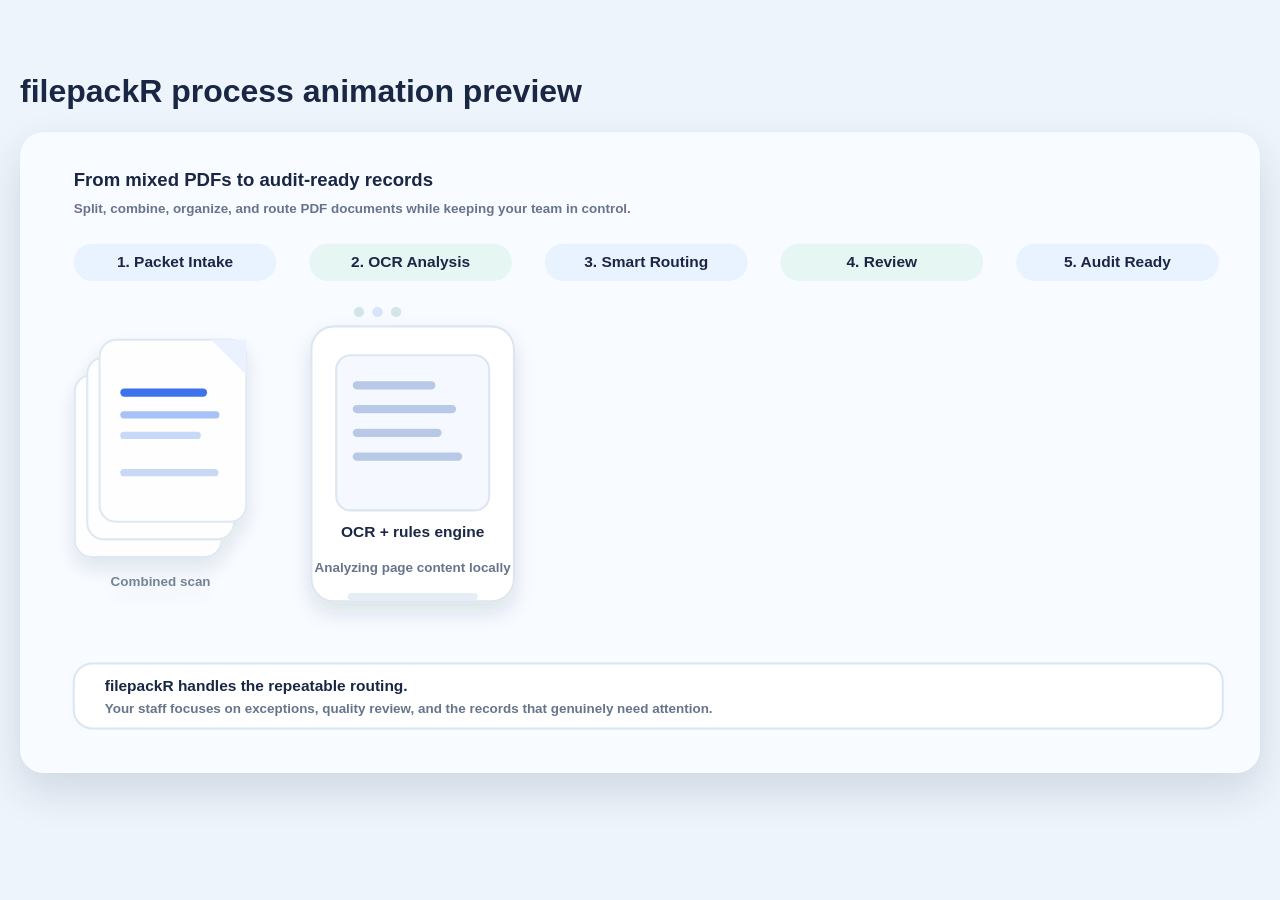
<file: animation-preview.html>
<!doctype html>
<html><head><meta charset="utf-8"><title>filepackR process animation preview</title>
<style>body{margin:0;background:#eef4fb;font-family:Segoe UI,Arial,sans-serif}main{max-width:1240px;margin:32px auto;padding:20px}img{width:100%;display:block;border-radius:24px;box-shadow:0 18px 42px rgba(26,39,68,.14)}h1{color:#1a2744}</style></head>
<body><main><h1>filepackR process animation preview</h1><img src="assets/filepackr-process-animation.svg" alt="filepackR process animation"></main></body></html>
</file>
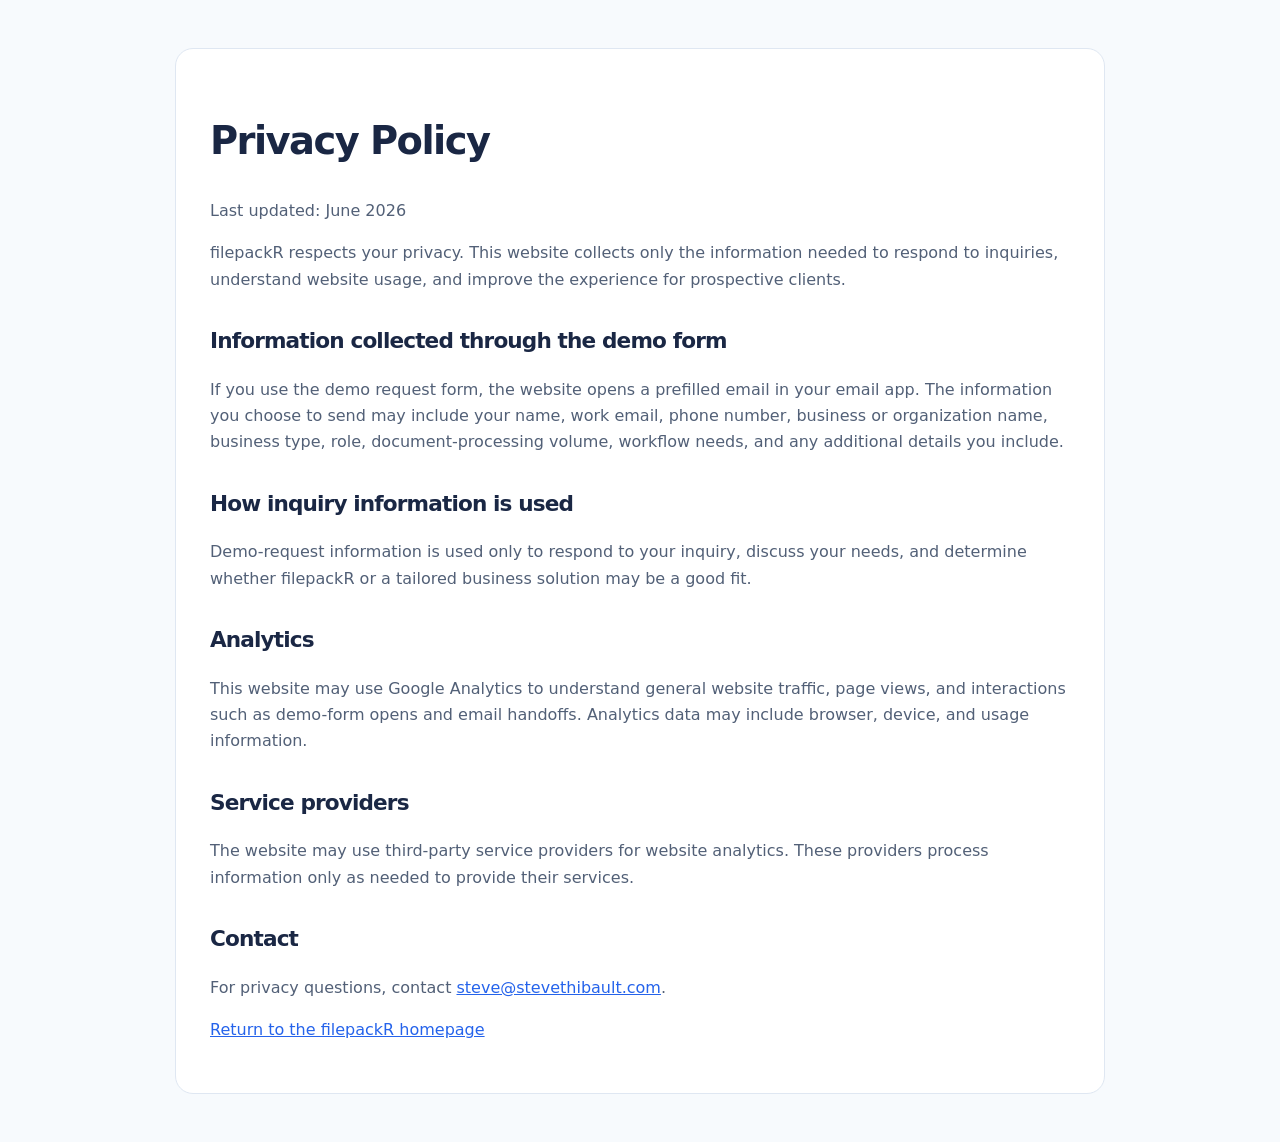
<file: privacy.html>
<!DOCTYPE html>
<html lang="en">
<head>
  <meta charset="UTF-8" />
  <meta name="viewport" content="width=device-width, initial-scale=1.0" />
  <meta name="robots" content="index, follow" />
  <link rel="canonical" href="https://filepackr.com/privacy.html" />
  <title>Privacy Policy | filepackR</title>
  <style>
    body{margin:0;background:#f7fafd;color:#1a2744;font-family:Inter,system-ui,-apple-system,BlinkMacSystemFont,"Segoe UI",sans-serif;line-height:1.65}
    main{width:min(calc(100% - 32px),860px);margin:48px auto;padding:34px;background:white;border:1px solid #dfe7f2;border-radius:18px}
    h1,h2{letter-spacing:-.04em} h1{font-size:2.4rem} h2{margin-top:30px;font-size:1.35rem}
    a{color:#2563eb} p,li{color:#526077}
  </style>
</head>
<body>
  <main>
    <h1>Privacy Policy</h1>
    <p>Last updated: June 2026</p>
    <p>filepackR respects your privacy. This website collects only the information needed to respond to inquiries, understand website usage, and improve the experience for prospective clients.</p>

    <h2>Information collected through the demo form</h2>
    <p>If you use the demo request form, the website opens a prefilled email in your email app. The information you choose to send may include your name, work email, phone number, business or organization name, business type, role, document-processing volume, workflow needs, and any additional details you include.</p>

    <h2>How inquiry information is used</h2>
    <p>Demo-request information is used only to respond to your inquiry, discuss your needs, and determine whether filepackR or a tailored business solution may be a good fit.</p>

    <h2>Analytics</h2>
    <p>This website may use Google Analytics to understand general website traffic, page views, and interactions such as demo-form opens and email handoffs. Analytics data may include browser, device, and usage information.</p>

    <h2>Service providers</h2>
    <p>The website may use third-party service providers for website analytics. These providers process information only as needed to provide their services.</p>

    <h2>Contact</h2>
    <p>For privacy questions, contact <a href="mailto:steve@stevethibault.com?subject=filepackR%20privacy%20question">steve@stevethibault.com</a>.</p>

    <p><a href="/">Return to the filepackR homepage</a></p>
  </main>
</body>
</html>
</file>
<file: assets/seo-landing.css>
:root {
  --navy: #1a2744;
  --navy-deep: #101a30;
  --blue: #2563eb;
  --blue-dark: #1e53cd;
  --blue-light: #eaf1ff;
  --teal: #0f766e;
  --teal-light: #e4f6f3;
  --slate: #62708a;
  --line: #dfe7f2;
  --bg: #f7fafd;
  --panel: #ffffff;
  --shadow: 0 22px 48px rgba(26,39,68,.13);
  --max: 1180px;
}
* { box-sizing: border-box; }
html { scroll-behavior: smooth; }
body {
  margin: 0;
  color: var(--navy);
  background:
    radial-gradient(circle at 92% 4%, rgba(37,99,235,.14), transparent 30rem),
    radial-gradient(circle at 5% 34%, rgba(15,118,110,.08), transparent 27rem),
    var(--bg);
  font-family: Inter, ui-sans-serif, system-ui, -apple-system, BlinkMacSystemFont, "Segoe UI", sans-serif;
  line-height: 1.55;
}
a { color: inherit; text-decoration: none; }
button, input, select, textarea { font: inherit; }
.container { width: min(calc(100% - 40px), var(--max)); margin: auto; }
.nav {
  position: sticky;
  top: 0;
  z-index: 30;
  border-bottom: 1px solid rgba(223,231,242,.84);
  background: rgba(247,250,253,.9);
  backdrop-filter: blur(18px);
}
.nav-inner {
  min-height: 76px;
  display: flex;
  justify-content: space-between;
  align-items: center;
  gap: 24px;
}
.brand img { display: block; width: 255px; max-width: 50vw; height: auto; }
.nav-links { display: flex; align-items: center; gap: 26px; color: #4d5c74; font-size: 14px; font-weight: 760; }
.nav-links a:hover { color: var(--blue); }
.button {
  display: inline-flex;
  align-items: center;
  justify-content: center;
  gap: 9px;
  padding: 13px 19px;
  border: 1px solid transparent;
  border-radius: 12px;
  font-weight: 800;
  cursor: pointer;
  transition: transform .2s ease, box-shadow .2s ease, border-color .2s ease;
}
.button:hover { transform: translateY(-2px); }
.button-primary {
  color: white;
  background: linear-gradient(135deg, var(--blue), var(--blue-dark));
  box-shadow: 0 10px 24px rgba(37,99,235,.25);
}
.button-primary:hover { box-shadow: 0 15px 30px rgba(37,99,235,.32); }
.button-secondary { color: var(--navy); background: white; border-color: #cbd8e8; }
.button-secondary:hover { color: var(--blue); border-color: var(--blue); }
.breadcrumb { padding-top: 24px; color: #6d7b90; font-size: 13px; font-weight: 700; }
.breadcrumb a { color: var(--blue); }
.hero {
  position: relative;
  overflow: hidden;
  padding: 54px 0 68px;
  --glow-x: 72%;
  --glow-y: 34%;
}
.hero > .container { position: relative; z-index: 1; }
.scan-hero-bg {
  position: absolute;
  inset: 0;
  z-index: 0;
  pointer-events: none;
  overflow: hidden;
  background:
    linear-gradient(90deg, rgba(37,99,235,.06) 1px, transparent 1px),
    linear-gradient(0deg, rgba(20,184,198,.055) 1px, transparent 1px);
  background-size: 72px 72px;
  opacity: .9;
}
.scan-hero-bg::before {
  content: "";
  position: absolute;
  left: -18%;
  top: 36%;
  width: 136%;
  height: 3px;
  background: linear-gradient(90deg, transparent, rgba(20,184,198,.08), rgba(20,184,198,.68), rgba(37,99,235,.32), transparent);
  box-shadow: 0 0 26px rgba(20,184,198,.35), 0 0 70px rgba(37,99,235,.15);
  animation: scannerSweep 7.5s ease-in-out infinite;
}
.scan-hero-bg::after {
  content: "";
  position: absolute;
  inset: 0;
  background:
    radial-gradient(circle at 70% 30%, rgba(20,184,198,.12), transparent 24rem),
    radial-gradient(circle at 84% 68%, rgba(37,99,235,.10), transparent 22rem);
}
.scan-doc, .scan-folder, .scan-route { position: absolute; display: block; }
.scan-doc {
  width: 168px;
  height: 216px;
  border: 1px solid rgba(37,99,235,.18);
  border-radius: 12px;
  background:
    linear-gradient(90deg, rgba(37,99,235,.12) 0 42%, transparent 42%),
    linear-gradient(90deg, rgba(20,184,198,.16) 0 34%, transparent 34%),
    linear-gradient(90deg, rgba(37,99,235,.10) 0 60%, transparent 60%),
    linear-gradient(90deg, rgba(20,184,198,.12) 0 28%, transparent 28%),
    rgba(255,255,255,.45);
  background-size: 98px 8px, 74px 8px, 118px 8px, 64px 8px, auto;
  background-position: 28px 44px, 28px 78px, 28px 112px, 28px 148px, 0 0;
  background-repeat: no-repeat;
  box-shadow: 0 24px 70px rgba(26,39,68,.06);
  opacity: .48;
}
.scan-doc::before, .scan-doc::after {
  content: "";
  position: absolute;
  border: 2px solid rgba(20,184,198,.45);
  border-radius: 2px;
  opacity: .75;
}
.scan-doc::before { left: 22px; top: 68px; width: 66px; height: 18px; }
.scan-doc::after { right: 22px; bottom: 46px; width: 58px; height: 18px; border-color: rgba(37,99,235,.35); }
.scan-doc.one { left: 47%; top: 7%; }
.scan-doc.two { left: 52%; bottom: 5%; transform: scale(.72); opacity: .34; }
.scan-doc.three { right: 30%; top: 15%; transform: scale(.62); opacity: .28; }
.scan-route {
  right: 7%;
  top: 28%;
  width: 300px;
  height: 360px;
  border-top: 2px solid rgba(37,99,235,.18);
  border-right: 2px solid rgba(37,99,235,.16);
  border-bottom: 2px dashed rgba(20,184,198,.22);
  border-radius: 0 34px 34px 0;
  opacity: .9;
}
.scan-folder {
  right: 4.6%;
  width: 108px;
  height: 68px;
  border: 1px solid rgba(37,99,235,.20);
  border-radius: 12px;
  background: linear-gradient(135deg, rgba(255,255,255,.72), rgba(234,241,255,.48));
  box-shadow: 0 16px 40px rgba(26,39,68,.08);
}
.scan-folder::before {
  content: "";
  position: absolute;
  left: 20px;
  top: 24px;
  width: 48px;
  height: 30px;
  border-radius: 5px;
  background: linear-gradient(135deg, #2563eb, #14b8c6);
  box-shadow: inset 0 10px rgba(255,255,255,.22);
}
.scan-folder::after {
  content: "";
  position: absolute;
  left: 20px;
  top: 18px;
  width: 28px;
  height: 12px;
  border-radius: 5px 5px 0 0;
  background: #60a5fa;
}
.scan-folder.a { top: 22%; }
.scan-folder.b { top: 47%; opacity: .9; }
.scan-folder.c { top: 72%; opacity: .78; }
@keyframes scannerSweep {
  0%, 100% { transform: translateY(-92px); opacity: .14; }
  22%, 68% { opacity: 1; }
  50% { transform: translateY(155px); }
}
.hero-grid { display: grid; grid-template-columns: 1.02fr .98fr; align-items: center; gap: 56px; }
.eyebrow {
  display: inline-flex;
  align-items: center;
  gap: 9px;
  padding: 7px 12px;
  border-radius: 999px;
  color: var(--teal);
  background: var(--teal-light);
  font-size: 12px;
  font-weight: 900;
  letter-spacing: .1em;
  text-transform: uppercase;
}
.eyebrow::before { content: ""; width: 8px; height: 8px; border-radius: 50%; background: var(--teal); }
h1, h2 { letter-spacing: -.06em; }
h1 { max-width: 780px; margin: 19px 0 22px; font-size: clamp(3.1rem, 5.9vw, 5.55rem); line-height: .99; }
h1 span { color: var(--blue); }
.hero-copy { max-width: 680px; margin: 0 0 27px; color: #56657b; font-size: 1.16rem; }
.hero-actions { display: flex; flex-wrap: wrap; gap: 12px; }
.proof { display: flex; flex-wrap: wrap; gap: 18px; margin-top: 29px; color: #68768c; font-size: 13px; font-weight: 750; }
.proof span { display: inline-flex; align-items: center; gap: 7px; }
.proof i { display: grid; place-items: center; width: 20px; height: 20px; border-radius: 50%; color: var(--teal); background: #e3f6f2; font-style: normal; font-size: 11px; }
.workflow-card {
  position: relative;
  overflow: hidden;
  padding: 20px;
  border: 1px solid var(--line);
  border-radius: 24px;
  background: rgba(255,255,255,.88);
  box-shadow: var(--shadow);
}
.window-bar { display: flex; align-items: center; gap: 7px; padding-bottom: 14px; border-bottom: 1px solid #eef2f7; }
.window-dot { width: 9px; height: 9px; border-radius: 50%; background: #d7e0eb; }
.window-dot:nth-child(1) { background: #f59e0b; }
.window-dot:nth-child(2) { background: #22c55e; }
.window-dot:nth-child(3) { background: #60a5fa; }
.window-title { margin-left: 8px; color: #66758b; font-size: 12px; font-weight: 850; }
.workflow-list { display: grid; gap: 12px; padding-top: 16px; }
.workflow-row { display: grid; grid-template-columns: 42px 1fr auto; align-items: center; gap: 12px; padding: 13px; border: 1px solid #e5edf6; border-radius: 14px; background: #f8fbff; }
.workflow-icon { display: grid; place-items: center; width: 42px; height: 42px; border-radius: 12px; color: var(--blue); background: var(--blue-light); font-size: 12px; font-weight: 900; }
.workflow-row strong { display: block; font-size: .95rem; }
.workflow-row small { color: #6d7b90; font-size: .78rem; font-weight: 720; }
.workflow-pill { padding: 5px 8px; border-radius: 999px; color: var(--teal); background: var(--teal-light); font-size: 10px; font-weight: 900; }
.section { padding: 62px 0; }
.section-alt { border-top: 1px solid #e9eff6; border-bottom: 1px solid #e9eff6; background: white; }
.section-head { max-width: 790px; margin-bottom: 38px; }
.kicker { color: var(--teal); font-size: 12px; font-weight: 900; letter-spacing: .13em; text-transform: uppercase; }
h2 { margin: 12px 0 13px; font-size: clamp(2rem,4vw,3.5rem); line-height: 1.06; }
.section-head p, .lede { margin: 0; color: #647389; font-size: 1.07rem; }
.features { display: grid; grid-template-columns: repeat(3,1fr); gap: 16px; }
.feature, .step {
  border: 1px solid var(--line);
  border-radius: 18px;
  background: white;
  box-shadow: 0 14px 32px rgba(26,39,68,.06);
}
.feature {
  min-height: 172px;
  padding: 20px;
  display: grid;
  grid-template-columns: 40px 1fr;
  column-gap: 14px;
  align-content: start;
}
.feature-icon {
  display: grid;
  place-items: center;
  width: 40px;
  height: 40px;
  border-radius: 12px;
  color: var(--blue);
  background: var(--blue-light);
  font-size: 11px;
  font-weight: 900;
  grid-row: 1 / span 2;
}
.feature-icon.teal { color: var(--teal); background: var(--teal-light); }
.feature h3 { margin: 1px 0 7px; font-size: 1.06rem; }
.feature p { margin: 0; color: #69788d; font-size: .93rem; }
.steps { display: grid; grid-template-columns: repeat(3,1fr); gap: 17px; }
.step { padding: 24px; }
.step-number { display: grid; place-items: center; width: 34px; height: 34px; margin-bottom: 17px; border-radius: 10px; color: white; background: var(--navy); font-weight: 900; }
.step h3 { margin: 0 0 8px; font-size: 1.12rem; }
.step p { margin: 0; color: #69788d; font-size: .95rem; }
.faq-list { display: grid; gap: 12px; }
details { border: 1px solid var(--line); border-radius: 16px; background: white; overflow: hidden; }
summary { padding: 18px 20px; cursor: pointer; font-weight: 850; }
details p { margin: 0; padding: 0 20px 20px; color: #647389; }
.related-grid { display: grid; grid-template-columns: repeat(4,1fr); gap: 14px; }
.related-card { padding: 18px; border: 1px solid var(--line); border-radius: 16px; background: white; color: var(--navy); font-weight: 850; }
.related-card:hover { color: var(--blue); border-color: rgba(37,99,235,.35); }
.cta { padding: 62px 0; }
.cta-box { display: flex; flex-wrap: wrap; align-items: center; justify-content: space-between; gap: 26px; padding: 42px; border-radius: 25px; color: white; background: linear-gradient(135deg,#14233f,var(--navy)); box-shadow: var(--shadow); }
.cta-box h2 { margin: 0 0 8px; font-size: clamp(2rem,4vw,3.15rem); }
.cta-box p { max-width: 690px; margin: 0; color: #becbe0; }
.cta-box .button-primary { color: var(--navy); background: white; box-shadow: none; }
footer { padding: 25px 0 42px; color: #738198; font-size: 13px; }
.footer-inner { display: flex; flex-wrap: wrap; justify-content: space-between; gap: 17px; padding-top: 21px; border-top: 1px solid var(--line); }
.footer-links { display: flex; flex-wrap: wrap; gap: 18px; }
.demo-modal[hidden] { display: none; }
.demo-modal { position: fixed; inset: 0; z-index: 100; display: grid; place-items: center; padding: 20px; background: rgba(16,26,48,.62); backdrop-filter: blur(6px); }
.demo-modal-card { width: min(760px, 100%); max-height: min(92vh, 900px); overflow: auto; border: 1px solid var(--line); border-radius: 22px; background: white; box-shadow: 0 28px 72px rgba(16,26,48,.28); }
.demo-modal-header { display: flex; align-items: flex-start; justify-content: space-between; gap: 18px; padding: 24px 24px 16px; border-bottom: 1px solid #eaf0f6; }
.demo-modal-header h2 { margin: 4px 0 6px; font-size: clamp(1.75rem, 4vw, 2.35rem); }
.demo-modal-header p { margin: 0; color: #647389; font-size: .96rem; }
.demo-close { flex: 0 0 auto; width: 38px; height: 38px; border: 1px solid #d9e2ef; border-radius: 10px; background: white; color: var(--navy); font-size: 24px; line-height: 1; cursor: pointer; }
.demo-close:hover { border-color: var(--blue); color: var(--blue); }
.demo-form { display: grid; gap: 16px; padding: 22px 24px 24px; }
.form-grid { display: grid; grid-template-columns: repeat(2, minmax(0, 1fr)); gap: 14px; }
.form-field { display: grid; gap: 7px; }
.form-field.full { grid-column: 1 / -1; }
.form-field label { color: var(--navy); font-size: 13px; font-weight: 800; }
.form-field input, .form-field select, .form-field textarea { width: 100%; border: 1px solid #cfd9e8; border-radius: 10px; background: white; color: var(--navy); padding: 12px 13px; outline: none; transition: .18s ease; }
.form-field textarea { min-height: 128px; resize: vertical; }
.form-field input:focus, .form-field select:focus, .form-field textarea:focus { border-color: var(--blue); box-shadow: 0 0 0 3px rgba(37,99,235,.12); }
.details-toggle { display: inline-flex; align-items: center; gap: 7px; width: fit-content; border: 0; background: transparent; color: var(--blue); padding: 0; font-weight: 800; cursor: pointer; }
.optional-details[hidden] { display: none; }
.form-actions { display: flex; align-items: center; justify-content: space-between; gap: 14px; flex-wrap: wrap; padding-top: 3px; }
.form-note { margin: 0; color: #738198; font-size: 12px; }
.form-note a { color: var(--blue); font-weight: 800; text-decoration: underline; text-underline-offset: 2px; }
.form-status { min-height: 20px; margin: 0; font-size: 13px; font-weight: 750; }
.form-status.success { color: var(--teal); }
.honeypot { position: absolute !important; left: -9999px !important; width: 1px !important; height: 1px !important; opacity: 0 !important; pointer-events: none !important; }
body.modal-open { overflow: hidden; }
@media (prefers-reduced-motion: reduce) {
  .scan-hero-bg::before { animation: none; }
}
@media (max-width: 960px) {
  .hero-grid, .features, .steps, .related-grid { grid-template-columns: 1fr; }
  .workflow-card { max-width: 650px; }
  .nav-links a:not(.button) { display: none; }
}
@media (max-width: 620px) {
  .container { width: min(calc(100% - 24px), var(--max)); }
  .brand img { width: 180px; }
  .nav-inner { min-height: 68px; gap: 10px; }
  .nav-links { gap: 0; }
  .nav-links .button { padding: 10px 11px; font-size: 12px; }
  h1 { font-size: 3.2rem; }
  .hero { padding-top: 40px; }
  .scan-doc, .scan-folder, .scan-route { opacity: .2; }
  .form-grid { grid-template-columns: 1fr; }
  .form-field.full { grid-column: auto; }
  .form-actions { align-items: stretch; }
  .form-actions .button { width: 100%; }
  .cta-box { padding: 28px; }
}
</file>
